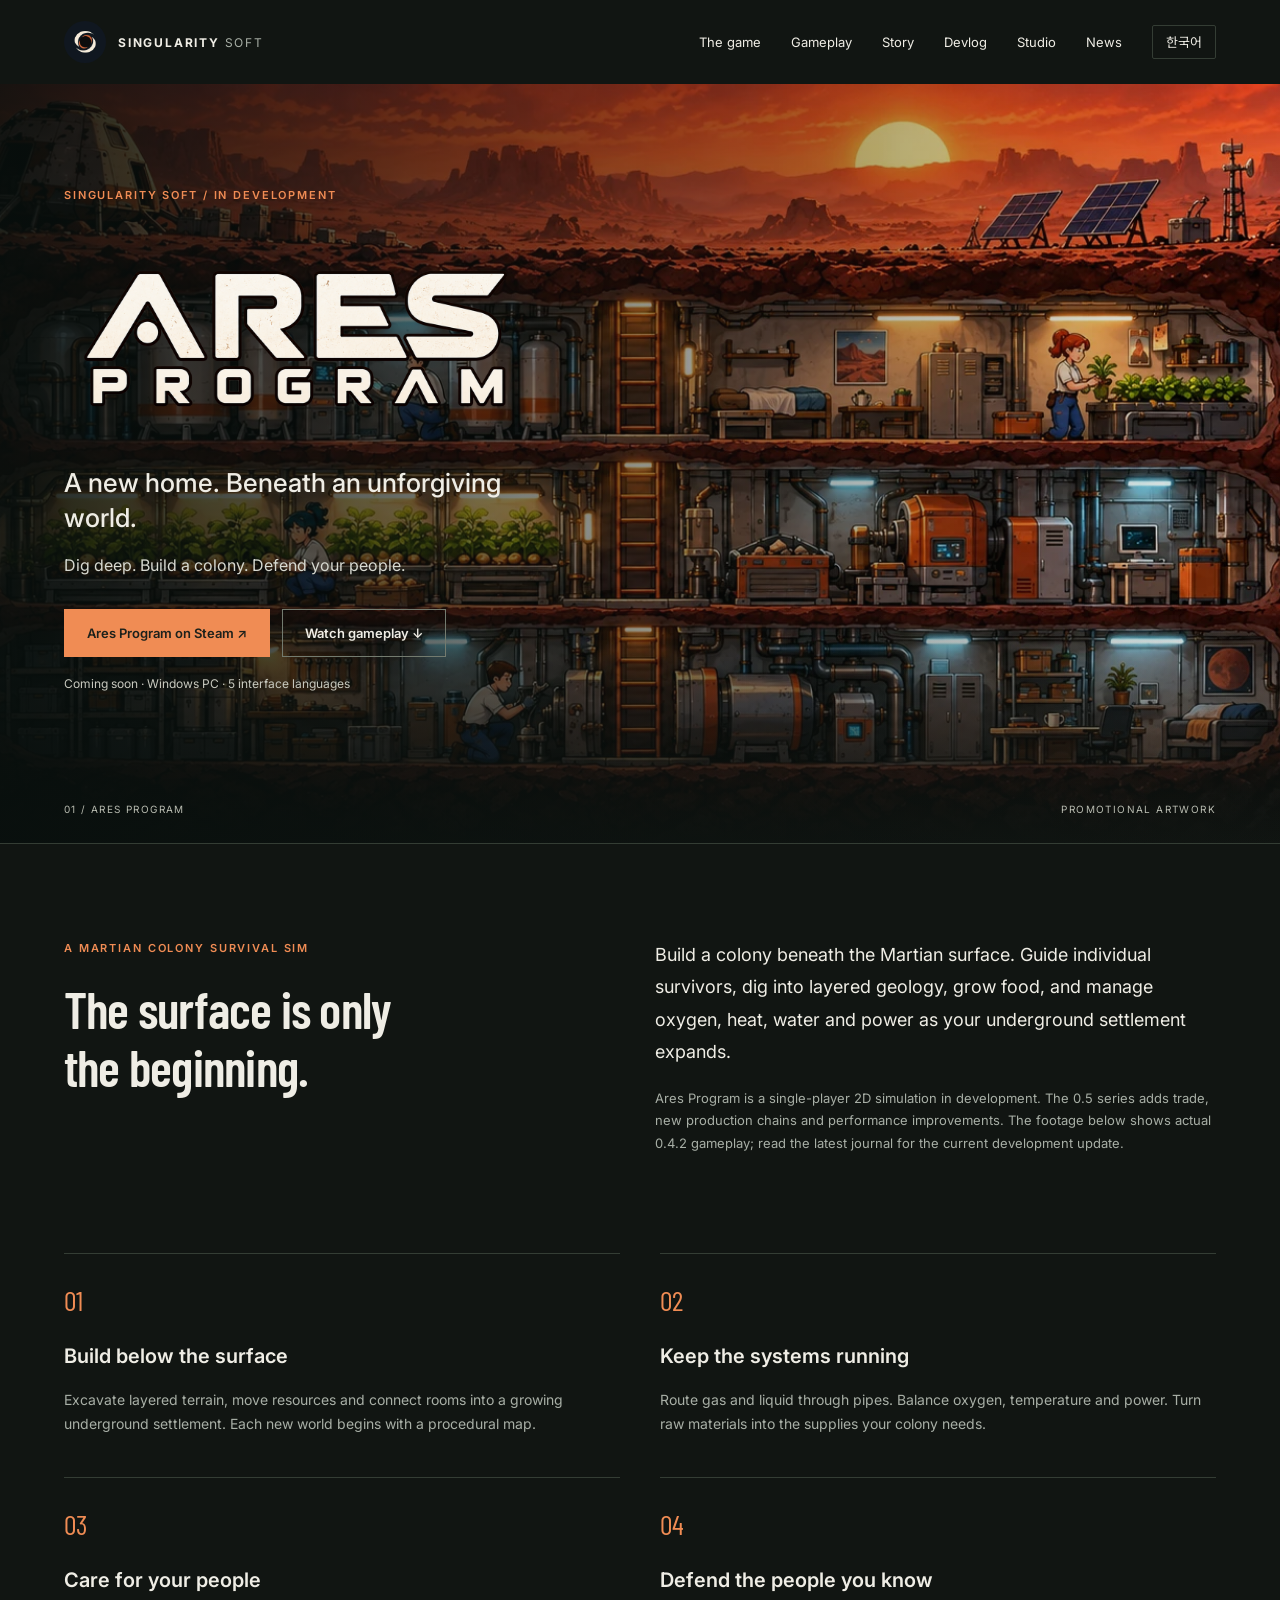
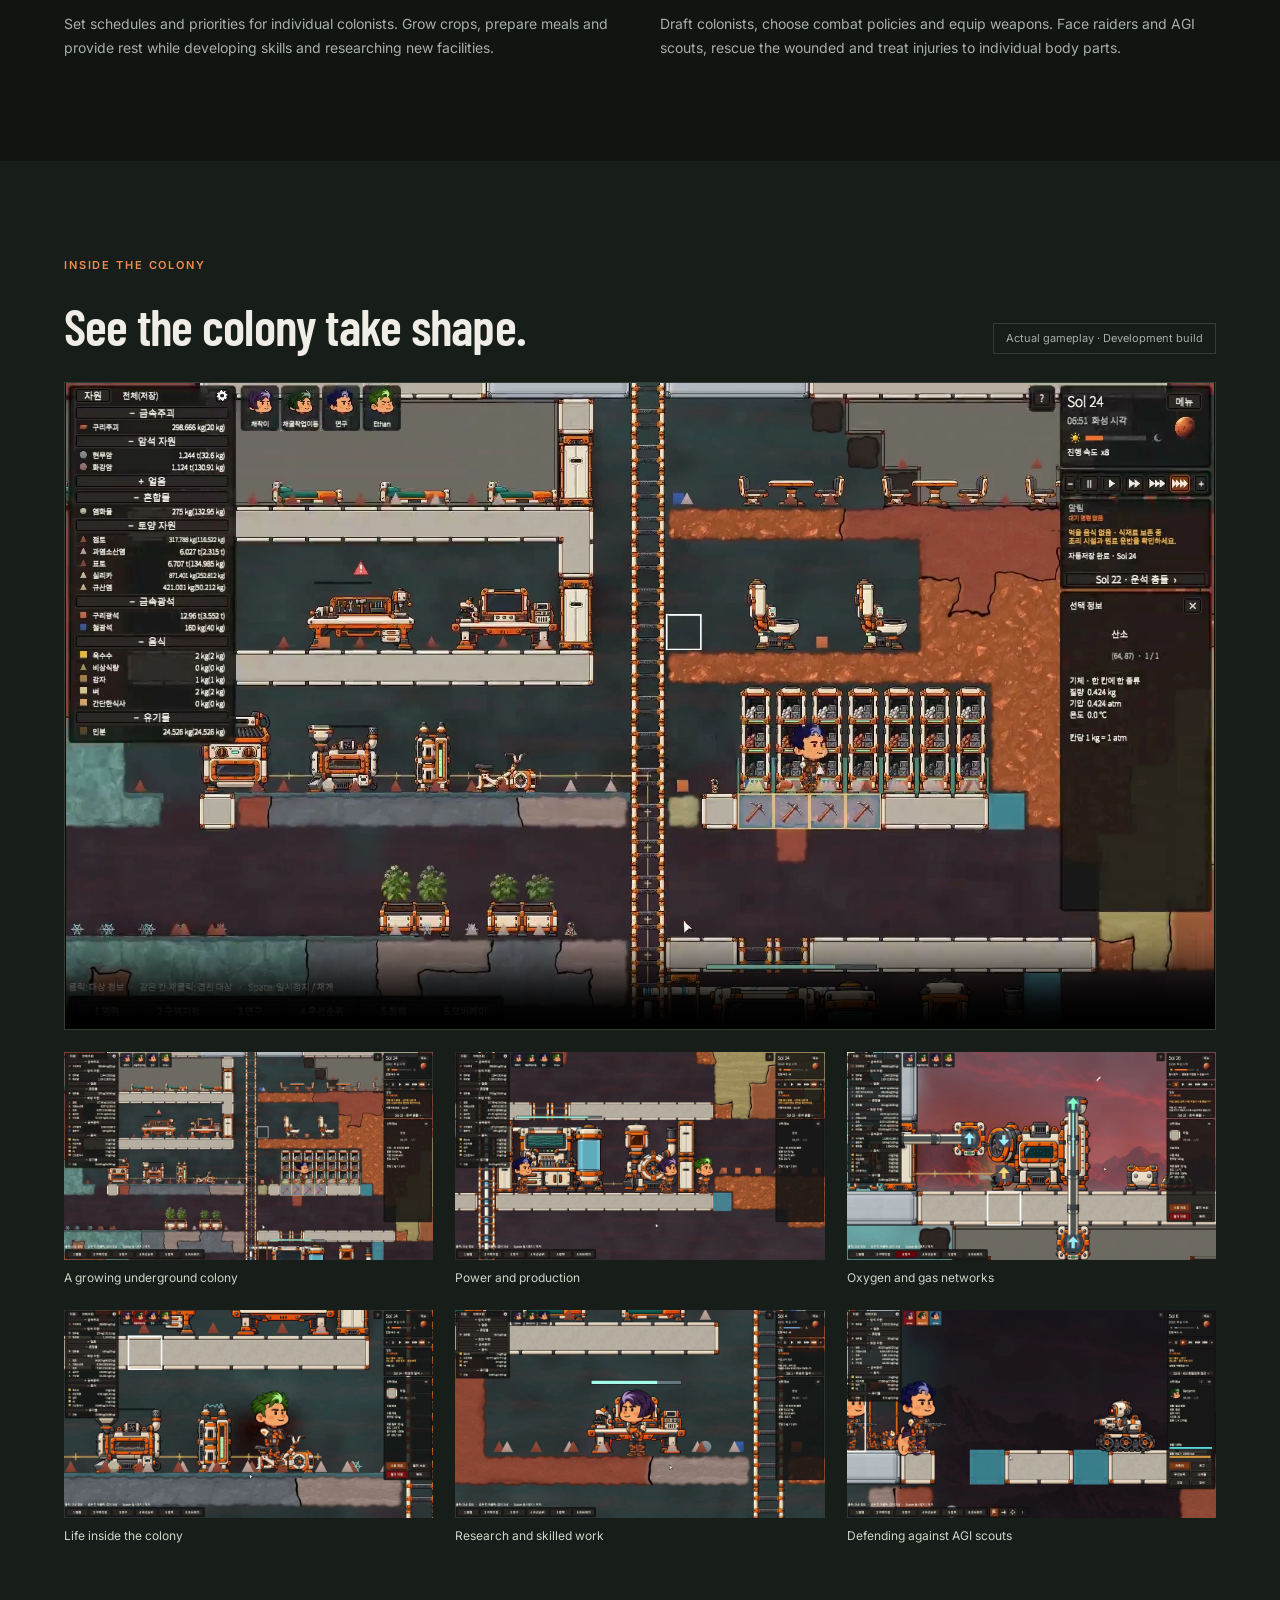
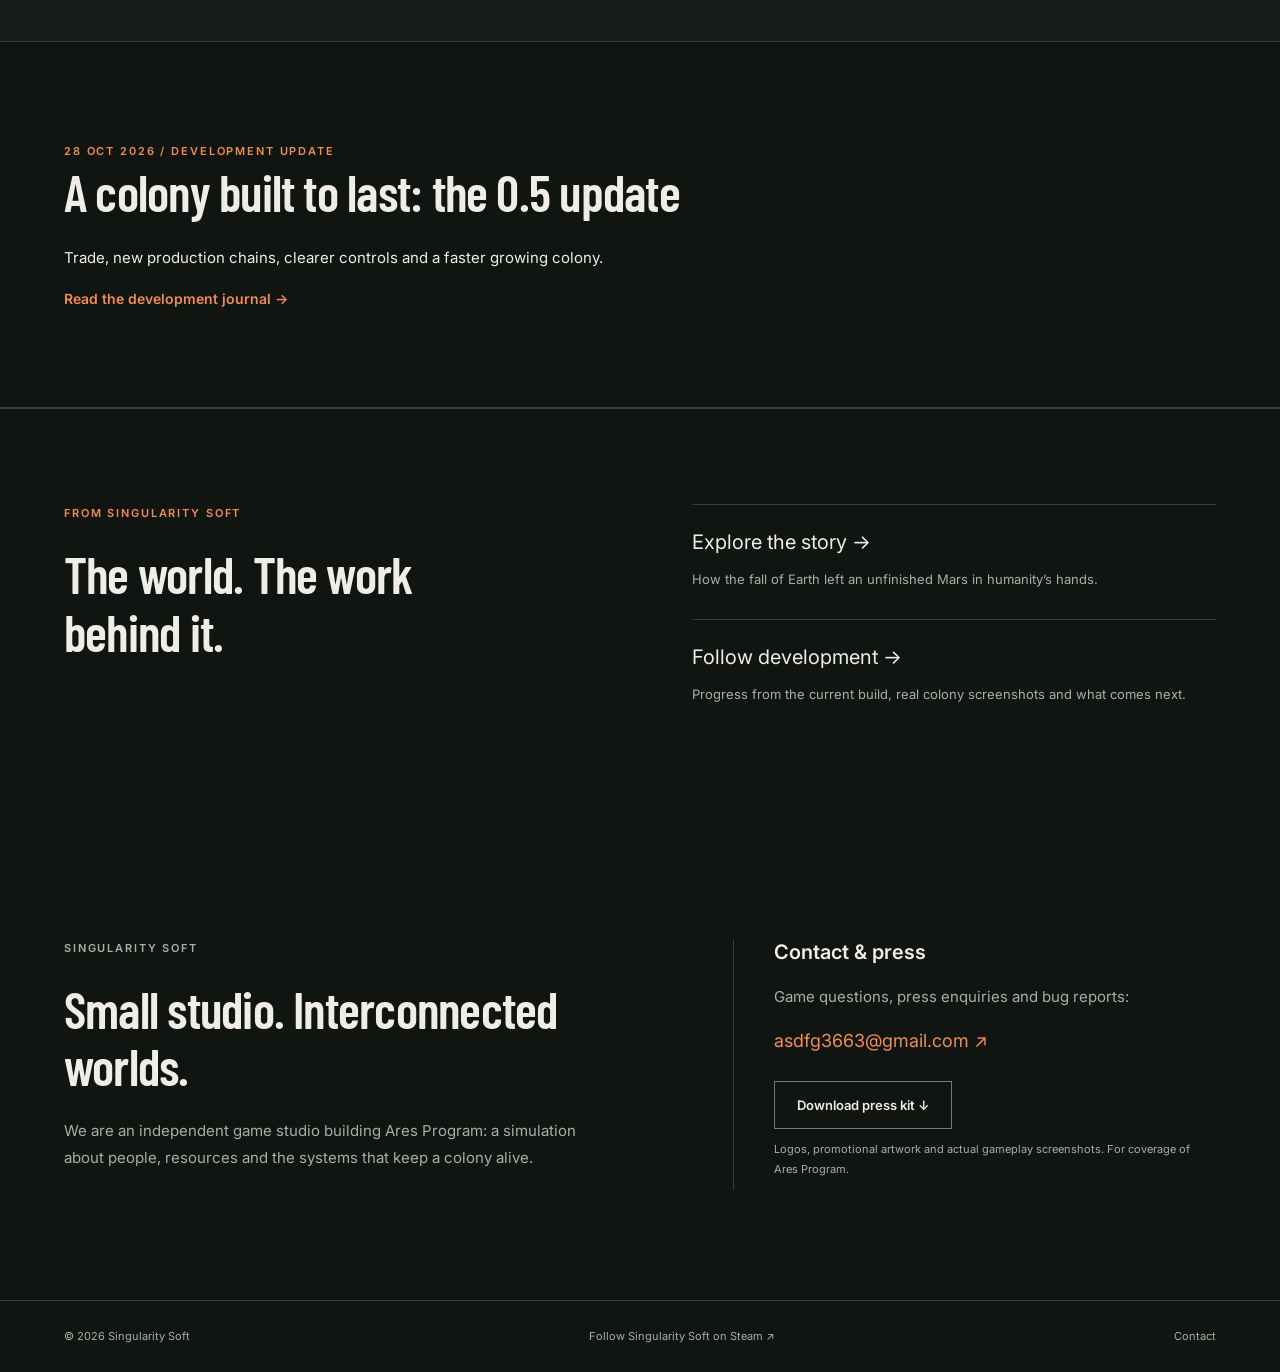
<file: index.html>
<!doctype html>
<html lang="en">
<head>
  <meta charset="utf-8"><meta name="viewport" content="width=device-width,initial-scale=1">
  <title>Singularity Soft — Ares Program</title>
  <meta name="description" content="Ares Program is a 2D Martian colony survival simulation from Singularity Soft. Build beneath the surface. Keep your people alive.">
  <meta property="og:title" content="Ares Program · Singularity Soft"><meta property="og:description" content="A new home beneath the Martian surface. A colony survival simulation in development for Windows.">
  <meta property="og:image" content="https://asdfg3663-alt.github.io/assets/keyart.webp"><meta property="og:type" content="website">
  <meta name="theme-color" content="#111512"><link rel="icon" href="assets/favicon.png"><link rel="stylesheet" href="style.css">
<link rel="stylesheet" href="journal.css"></head>
<body>
<a class="skip" href="#main">Skip to content</a><header><a class="brand" href="index.html"><img src="assets/studio.webp" alt="" width="42" height="42"><span>SINGULARITY <b>SOFT</b></span></a><nav aria-label="Main navigation"><a href="index.html#game"  data-en="The game" data-ko="게임 소개">The game</a><a href="index.html#footage"  data-en="Gameplay" data-ko="플레이">Gameplay</a><a href="story.html"  data-en="Story" data-ko="배경스토리">Story</a><a href="devlog.html"  data-en="Devlog" data-ko="개발일지">Devlog</a><a href="index.html#studio"  data-en="Studio" data-ko="개발사">Studio</a><a data-en="News" data-ko="공지" href="news.html">News</a><button id="language" aria-label="Switch to Korean">한국어</button></nav></header>
<main id="main">
<section class="hero" aria-labelledby="hero-title"><div class="hero-shade"></div><div class="hero-content"><p class="eyebrow" data-en="SINGULARITY SOFT / IN DEVELOPMENT" data-ko="SINGULARITY SOFT / 개발 중">SINGULARITY SOFT / IN DEVELOPMENT</p><h1 id="hero-title"><img src="assets/ares-logo.png" alt="Ares Program" width="630" height="280"></h1><p class="hero-line" data-en="A new home. Beneath an unforgiving world." data-ko="척박한 화성, 그 아래에 지을 새로운 보금자리.">A new home. Beneath an unforgiving world.</p><p class="hero-copy" data-en="Dig deep. Build a colony. Defend your people." data-ko="땅을 파고, 기지를 짓고, 정착민을 지켜내세요.">Dig deep. Build a colony. Defend your people.</p><div class="actions"><a class="button primary" href="https://store.steampowered.com/app/5440610/" data-en="Ares Program on Steam ↗" data-ko="Steam에서 Ares Program 보기 ↗">Ares Program on Steam ↗</a><a class="button" href="#footage" data-en="Watch gameplay ↓" data-ko="게임 플레이 보기 ↓">Watch gameplay ↓</a></div><p data-en="Coming soon · Windows PC · 5 interface languages" data-ko="출시 예정 · Windows PC · 인터페이스 5개 언어" class="release">Coming soon · Windows PC · 5 interface languages</p></div><div class="hero-footer"><span>01 / ARES PROGRAM</span><span data-en="PROMOTIONAL ARTWORK" data-ko="홍보용 아트워크">PROMOTIONAL ARTWORK</span></div></section>
<section id="game" class="section intro"><div><p class="eyebrow" data-en="A MARTIAN COLONY SURVIVAL SIM" data-ko="화성 콜로니 생존 시뮬레이션">A MARTIAN COLONY SURVIVAL SIM</p><h2 data-en="The surface is only the beginning." data-ko="화성의 표면은 시작일 뿐입니다.">The surface is only the beginning.</h2></div><div><p class="lead" data-en="Build a colony beneath the Martian surface. Guide individual survivors, dig into layered geology, grow food, and manage oxygen, heat, water and power as your underground settlement expands." data-ko="화성 지표 아래에 콜로니를 건설하세요. 각 정착민을 이끌어 다양한 지층을 굴착하고, 식량을 재배하며, 산소·열·물·전력을 관리해 지하 정착지를 확장하세요.">Build a colony beneath the Martian surface. Guide individual survivors, dig into layered geology, grow food, and manage oxygen, heat, water and power as your underground settlement expands.</p><p data-en="Ares Program is a single-player 2D simulation in development. The 0.5 series adds trade, new production chains and performance improvements. The footage below shows actual 0.4.2 gameplay; read the latest journal for the current development update." data-ko="Ares Program은 개발 중인 싱글플레이 2D 시뮬레이션입니다. 0.5 시리즈는 교역과 새로운 생산 공정, 성능 개선을 추가합니다. 아래 영상은 0.4.2 실제 플레이이며 현재 개발 현황은 최신 개발일지에서 확인할 수 있습니다." class="muted">Ares Program is a single-player 2D simulation in development. The 0.5 series adds trade, new production chains and performance improvements. The footage below shows actual 0.4.2 gameplay; read the latest journal for the current development update.</p></div></section>
<section class="features section" aria-label="Game features"><article><span class="number">01</span><h3 data-en="Build below the surface" data-ko="지하를 개척하세요">Build below the surface</h3><p data-en="Excavate layered terrain, move resources and connect rooms into a growing underground settlement. Each new world begins with a procedural map." data-ko="층층이 쌓인 지형을 굴착하고, 자원을 운반하고, 방들을 연결해 지하 정착지를 확장하세요. 새로운 세계는 절차적으로 생성된 지도에서 시작합니다.">Excavate layered terrain, move resources and connect rooms into a growing underground settlement. Each new world begins with a procedural map.</p></article><article><span class="number">02</span><h3 data-en="Keep the systems running" data-ko="생존 설비를 연결하세요">Keep the systems running</h3><p data-en="Route gas and liquid through pipes. Balance oxygen, temperature and power. Turn raw materials into the supplies your colony needs." data-ko="배관으로 기체와 액체를 이송하고, 산소와 온도, 전력을 관리하세요. 원료를 가공해 콜로니에 필요한 물자를 생산하세요.">Route gas and liquid through pipes. Balance oxygen, temperature and power. Turn raw materials into the supplies your colony needs.</p></article><article><span class="number">03</span><h3 data-en="Care for your people" data-ko="정착민의 삶을 돌보세요">Care for your people</h3><p data-en="Set schedules and priorities for individual colonists. Grow crops, prepare meals and provide rest while developing skills and researching new facilities." data-ko="정착민마다 시간표와 작업 우선순위를 정하세요. 작물을 기르고 식사를 준비하고 쉴 곳을 마련하며, 능력을 키우고 새로운 시설을 연구하세요.">Set schedules and priorities for individual colonists. Grow crops, prepare meals and provide rest while developing skills and researching new facilities.</p></article><article><span class="number">04</span><h3 data-en="Defend the people you know" data-ko="함께 살아온 정착민을 지키세요" >Defend the people you know</h3><p data-en="Draft colonists, choose combat policies and equip weapons. Face raiders and AGI scouts, rescue the wounded and treat injuries to individual body parts." data-ko="정착민을 소집하고 전투정책과 무기를 선택하세요. 약탈자와 AGI 정찰로봇에 맞서고, 쓰러진 동료를 구조해 부위별 부상을 치료하세요." >Draft colonists, choose combat policies and equip weapons. Face raiders and AGI scouts, rescue the wounded and treat injuries to individual body parts.</p></article></section>
<section id="footage" class="section footage"><div class="section-heading"><div><p class="eyebrow" data-en="INSIDE THE COLONY" data-ko="콜로니 내부에서">INSIDE THE COLONY</p><h2 data-en="See the colony take shape." data-ko="기지가 성장하는 모습을 만나보세요.">See the colony take shape.</h2></div><span class="pill" data-en="Actual gameplay · Development build" data-ko="실제 플레이 · 개발 빌드">Actual gameplay · Development build</span></div><video controls preload="none" playsinline poster="assets/042-01-colony.webp" aria-label="Ares Program gameplay trailer"><source src="assets/gameplay-042.mp4" type="video/mp4"><a href="assets/gameplay-042.mp4">Download gameplay video</a></video><div class="gallery"><button data-image="042-01-colony"><img src="assets/042-01-colony.webp" alt="A growing underground colony" data-alt-en="A growing underground colony" data-alt-ko="확장 중인 지하 기지" width="1920" height="1080" loading="lazy"><span data-en="A growing underground colony" data-ko="확장 중인 지하 기지" >A growing underground colony</span></button><button data-image="042-02-industry"><img src="assets/042-02-industry.webp" alt="Power and production" data-alt-en="Power and production" data-alt-ko="전력과 생산시설" width="1920" height="1080" loading="lazy"><span data-en="Power and production" data-ko="전력과 생산시설" >Power and production</span></button><button data-image="042-03-oxygen"><img src="assets/042-03-oxygen.webp" alt="Oxygen and gas networks" data-alt-en="Oxygen and gas networks" data-alt-ko="산소와 기체 배관" width="1920" height="1080" loading="lazy"><span data-en="Oxygen and gas networks" data-ko="산소와 기체 배관" >Oxygen and gas networks</span></button><button data-image="042-04-colonists"><img src="assets/042-04-colonists.webp" alt="Life inside the colony" data-alt-en="Life inside the colony" data-alt-ko="정착민의 기지 생활" width="1920" height="1080" loading="lazy"><span data-en="Life inside the colony" data-ko="정착민의 기지 생활" >Life inside the colony</span></button><button data-image="042-05-crafting"><img src="assets/042-05-crafting.webp" alt="Research and skilled work" data-alt-en="Research and skilled work" data-alt-ko="연구와 숙련 작업" width="1920" height="1080" loading="lazy"><span data-en="Research and skilled work" data-ko="연구와 숙련 작업" >Research and skilled work</span></button><button data-image="042-06-combat"><img src="assets/042-06-combat.webp" alt="Defending against AGI scouts" data-alt-en="Defending against AGI scouts" data-alt-ko="AGI 정찰로봇에 맞서는 정착민" width="1920" height="1080" loading="lazy"><span data-en="Defending against AGI scouts" data-ko="AGI 정찰로봇에 맞서는 정착민" >Defending against AGI scouts</span></button></div></section>
<section id="latest" class="section latest-note"><span data-en="28 OCT 2026 / DEVELOPMENT UPDATE" data-ko="2026.10.28 / 개발 소식" class="eyebrow">28 OCT 2026 / DEVELOPMENT UPDATE</span><h2 data-en="A colony built to last: the 0.5 update" data-ko="오래 살아남는 기지를 향해: 0.5 개발 기록" >A colony built to last: the 0.5 update</h2><p data-en="Trade, new production chains, clearer controls and a faster growing colony." data-ko="교역과 새로운 생산 공정, 알아보기 쉬운 조작, 그리고 커지는 기지를 위한 성능 개선." >Trade, new production chains, clearer controls and a faster growing colony.</p><a data-en="Read the development journal →" data-ko="개발일지 읽기 →" href="devlog-2026-10-28.html" class="text-link">Read the development journal →</a></section><section id="journal-links" class="section journal-links"><div><p class="eyebrow" data-en="FROM SINGULARITY SOFT" data-ko="SINGULARITY SOFT의 기록">FROM SINGULARITY SOFT</p><h2  data-en="The world. The work behind it." data-ko="세계관과 개발 이야기.">The world. The work behind it.</h2></div><div><a href="story.html" class="journal-link" data-en="Explore the story →" data-ko="배경스토리 읽기 →">Explore the story →</a><p class="muted" data-en="How the fall of Earth left an unfinished Mars in humanity’s hands." data-ko="지구의 붕괴 이후, 미완성의 화성이 인류에게 남겨지기까지.">How the fall of Earth left an unfinished Mars in humanity’s hands.</p><a href="devlog.html" class="journal-link" data-en="Follow development →" data-ko="개발일지 읽기 →">Follow development →</a><p class="muted" data-en="Progress from the current build, real colony screenshots and what comes next." data-ko="현재 빌드의 개발 현황, 실제 기지 사진, 그리고 다음 작업.">Progress from the current build, real colony screenshots and what comes next.</p></div></section><section id="studio" class="section studio"><div><p class="eyebrow">SINGULARITY SOFT</p><h2 data-en="Small studio. Interconnected worlds." data-ko="작은 개발사, 서로 연결되는 세계.">Small studio. Interconnected worlds.</h2><p data-en="We are an independent game studio building Ares Program: a simulation about people, resources and the systems that keep a colony alive." data-ko="Singularity Soft는 사람과 자원, 콜로니를 살아 있게 하는 시스템을 담은 시뮬레이션 Ares Program을 만드는 인디 게임 개발사입니다.">We are an independent game studio building Ares Program: a simulation about people, resources and the systems that keep a colony alive.</p></div><aside><h3 data-en="Contact & press" data-ko="문의 및 보도자료">Contact & press</h3><p data-en="Game questions, press enquiries and bug reports:" data-ko="게임 문의, 취재 요청 및 버그 제보:">Game questions, press enquiries and bug reports:</p><a class="contact" href="mailto:asdfg3663@gmail.com">asdfg3663@gmail.com ↗</a><a class="button press" href="assets/ares-program-press-kit.zip" download data-en="Download press kit ↓" data-ko="프레스킷 다운로드 ↓">Download press kit ↓</a><p class="muted small" data-en="Logos, promotional artwork and actual gameplay screenshots. For coverage of Ares Program." data-ko="Ares Program 소개 및 보도를 위한 로고, 홍보 이미지, 실제 플레이 스크린샷입니다.">Logos, promotional artwork and actual gameplay screenshots. For coverage of Ares Program.</p></aside></section>
</main><footer><span>© 2026 Singularity Soft</span><a href="https://store.steampowered.com/dev/SingularitySoft" data-en="Follow Singularity Soft on Steam ↗" data-ko="Steam에서 Singularity Soft 팔로우 ↗">Follow Singularity Soft on Steam ↗</a><a href="mailto:asdfg3663@gmail.com" data-en="Contact" data-ko="문의">Contact</a></footer>
<dialog id="lightbox"><button class="close" aria-label="Close screenshot">×</button><img alt=""><p></p></dialog><script src="script.js"></script>
</body></html>
</file>
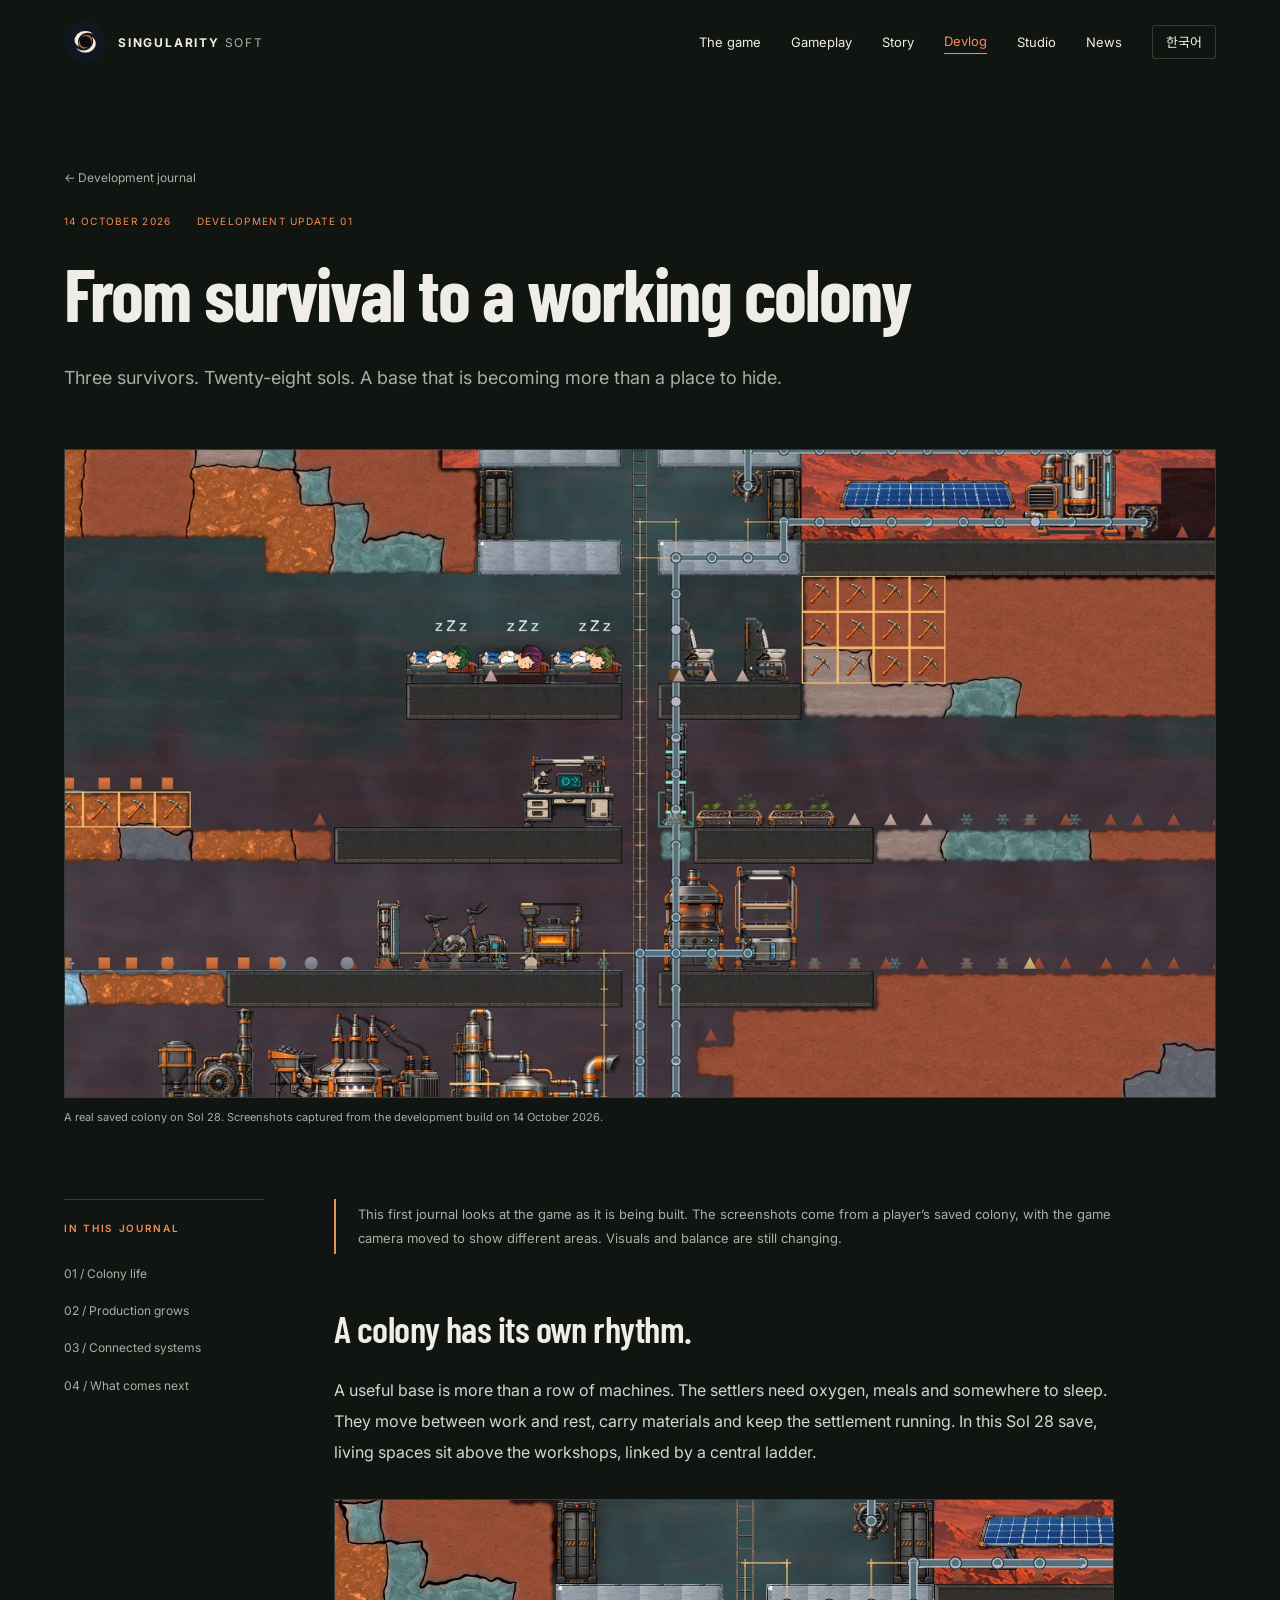
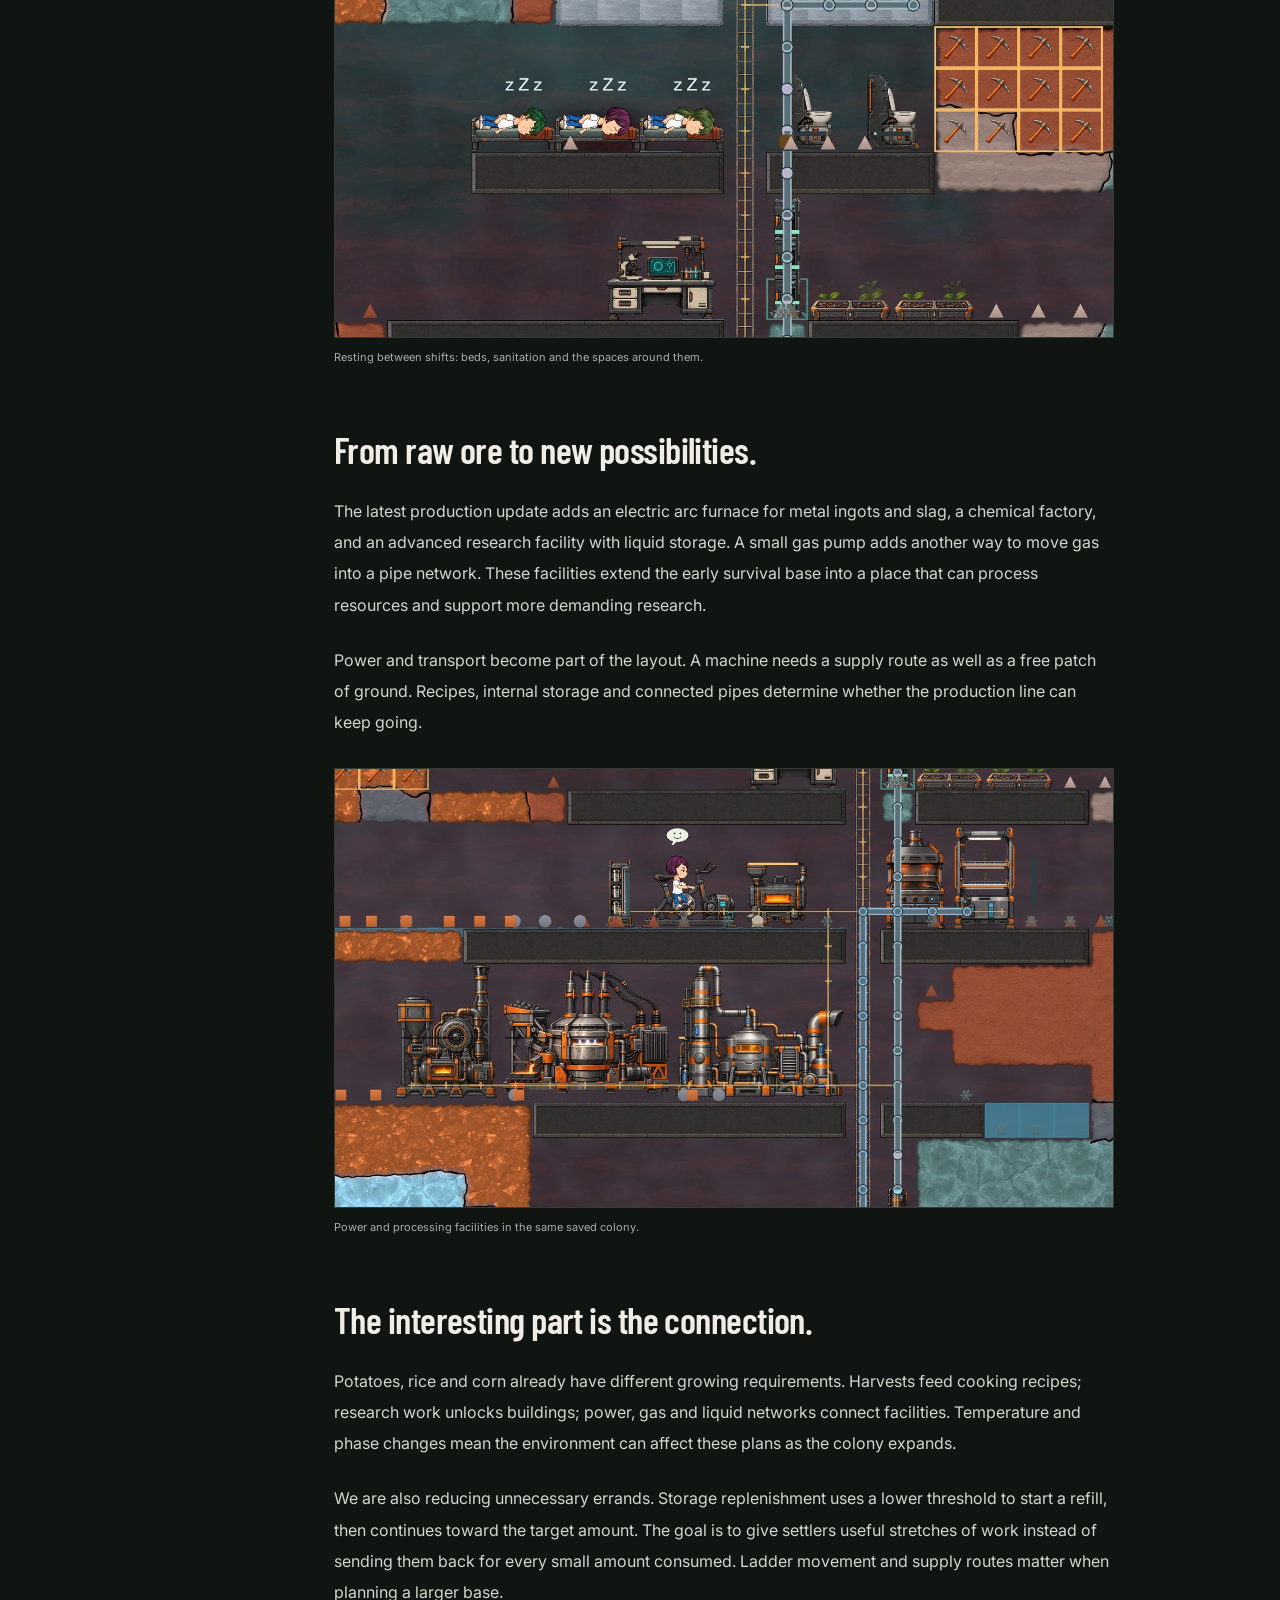
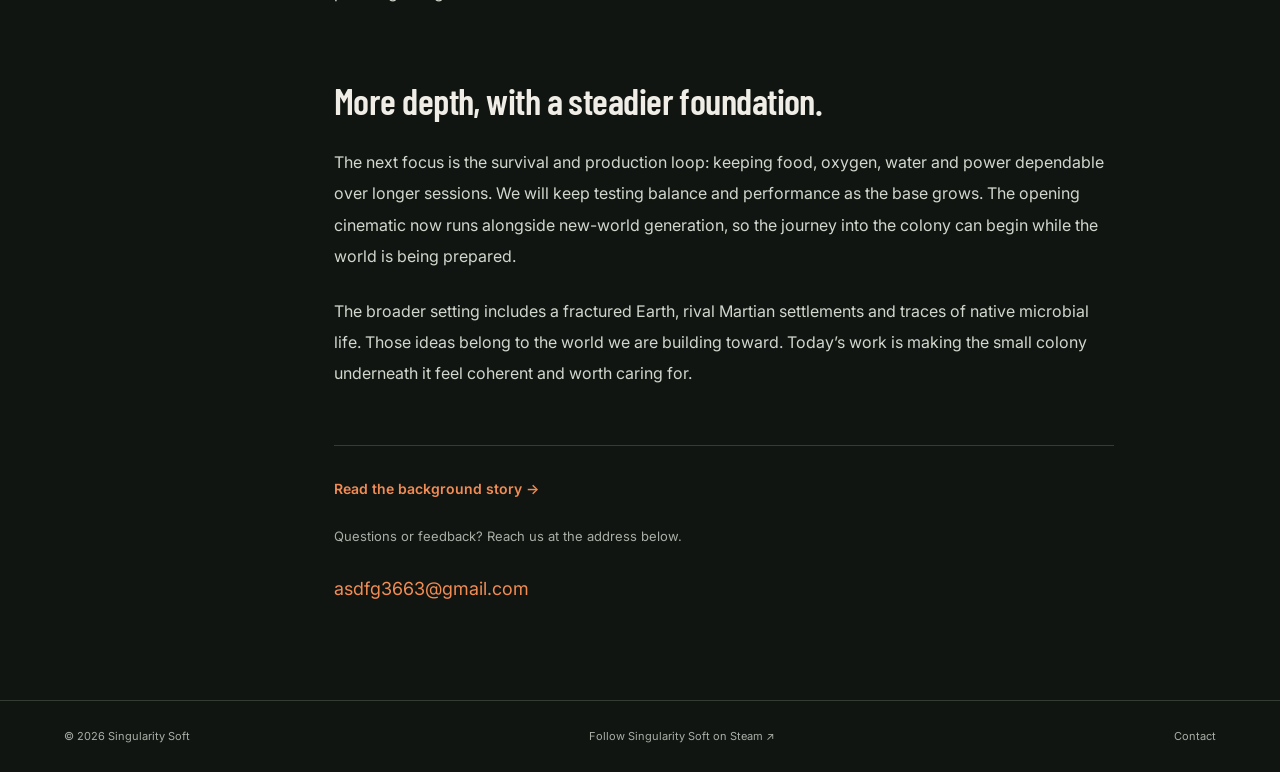
<file: devlog-2026-10-14.html>
<!doctype html>
<html lang="en" data-title-en="From survival to a working colony — Ares Program" data-title-ko="생존에서 생산으로, 기지가 움직이기까지 — Ares Program">
<head><meta charset="utf-8"><meta name="viewport" content="width=device-width,initial-scale=1"><title>From survival to a working colony — Ares Program</title>
<meta name="description" content="Inside a real Sol 28 colony: everyday survival, new production facilities and the next steps for Ares Program."><meta name="theme-color" content="#111512">
<meta property="og:title" content="From survival to a working colony — Ares Program"><meta property="og:description" content="Inside a real Sol 28 colony: everyday survival, new production facilities and the next steps for Ares Program."><meta property="og:image" content="https://asdfg3663-alt.github.io/assets/keyart.webp"><meta property="og:type" content="article">
<link rel="canonical" href="https://asdfg3663-alt.github.io/devlog-2026-10-14.html"><link rel="icon" href="assets/favicon.png"><link rel="stylesheet" href="style.css"><link rel="stylesheet" href="journal.css"></head>
<body><a class="skip" href="#main">Skip to content</a><header><a class="brand" href="index.html"><img src="assets/studio.webp" alt="" width="42" height="42"><span>SINGULARITY <b>SOFT</b></span></a><nav aria-label="Main navigation"><a href="index.html#game"  data-en="The game" data-ko="게임 소개">The game</a><a href="index.html#footage"  data-en="Gameplay" data-ko="플레이">Gameplay</a><a href="story.html"  data-en="Story" data-ko="배경스토리">Story</a><a href="devlog.html" aria-current="page" data-en="Devlog" data-ko="개발일지">Devlog</a><a href="index.html#studio"  data-en="Studio" data-ko="개발사">Studio</a><a data-en="News" data-ko="공지" href="news.html">News</a><button id="language" aria-label="Switch to Korean">한국어</button></nav></header><main id="main"><section class="section article-heading"><a href="devlog.html" class="back-link" data-en="← Development journal" data-ko="← 개발일지 목록">← Development journal</a><div class="article-meta"><time datetime="2026-10-14" data-en="14 OCTOBER 2026" data-ko="2026년 10월 14일">14 OCTOBER 2026</time><span  data-en="DEVELOPMENT UPDATE 01" data-ko="개발일지 01">DEVELOPMENT UPDATE 01</span></div><h1  data-en="From survival to a working colony" data-ko="생존에서 생산으로, 기지가 움직이기까지">From survival to a working colony</h1><p class="lead" data-en="Three survivors. Twenty-eight sols. A base that is becoming more than a place to hide." data-ko="세 명의 생존자, 28번의 Sol. 피난처를 넘어 삶의 터전이 되어 가는 기지.">Three survivors. Twenty-eight sols. A base that is becoming more than a place to hide.</p></section><div class="section article-cover"><figure class="gameplay-figure"><img src="assets/player-01-player-colony.webp" alt="A real saved colony on Sol 28. Screenshots captured from the development build on 14 October 2026." data-alt-en="A real saved colony on Sol 28. Screenshots captured from the development build on 14 October 2026." data-alt-ko="실제 저장된 Sol 28 기지. 2026년 10월 14일 개발 빌드에서 촬영했습니다." loading="lazy"><figcaption  data-en="A real saved colony on Sol 28. Screenshots captured from the development build on 14 October 2026." data-ko="실제 저장된 Sol 28 기지. 2026년 10월 14일 개발 빌드에서 촬영했습니다.">A real saved colony on Sol 28. Screenshots captured from the development build on 14 October 2026.</figcaption></figure></div><div class="reading-layout section"><aside class="contents"><p class="eyebrow" data-en="IN THIS JOURNAL" data-ko="이번 개발일지">IN THIS JOURNAL</p><a href="#colony"  data-en="01 / Colony life" data-ko="01 / 기지의 일상">01 / Colony life</a><a href="#production"  data-en="02 / Production grows" data-ko="02 / 생산의 확장">02 / Production grows</a><a href="#connections"  data-en="03 / Connected systems" data-ko="03 / 연결되는 시스템">03 / Connected systems</a><a href="#next"  data-en="04 / What comes next" data-ko="04 / 다음 작업">04 / What comes next</a></aside><article class="prose"><p class="editorial-note" data-en="This first journal looks at the game as it is being built. The screenshots come from a player’s saved colony, with the game camera moved to show different areas. Visuals and balance are still changing." data-ko="첫 개발일지에서는 현재 개발 중인 게임의 모습을 소개합니다. 이번 사진은 실제 플레이로 만든 저장 기지를 불러와 여러 구역을 촬영한 화면입니다. 그래픽과 밸런스는 계속 다듬고 있습니다.">This first journal looks at the game as it is being built. The screenshots come from a player’s saved colony, with the game camera moved to show different areas. Visuals and balance are still changing.</p><section id="colony"><h2  data-en="A colony has its own rhythm." data-ko="기지에는 저마다의 하루가 있습니다.">A colony has its own rhythm.</h2><p  data-en="A useful base is more than a row of machines. The settlers need oxygen, meals and somewhere to sleep. They move between work and rest, carry materials and keep the settlement running. In this Sol 28 save, living spaces sit above the workshops, linked by a central ladder." data-ko="쓸 만한 기지는 기계를 늘어놓는 것만으로 완성되지 않습니다. 정착민에게는 산소와 식사, 잠잘 곳이 필요합니다. 이들은 일과 휴식을 오가고 자원을 나르며 기지를 유지합니다. Sol 28의 이 기지는 중앙 사다리를 중심으로 위쪽 생활 공간과 아래쪽 작업 공간이 연결되어 있습니다.">A useful base is more than a row of machines. The settlers need oxygen, meals and somewhere to sleep. They move between work and rest, carry materials and keep the settlement running. In this Sol 28 save, living spaces sit above the workshops, linked by a central ladder.</p><figure class="gameplay-figure"><img src="assets/player-02-colony-night.webp" alt="Resting between shifts: beds, sanitation and the spaces around them." data-alt-en="Resting between shifts: beds, sanitation and the spaces around them." data-alt-ko="일과 사이의 휴식. 침대와 위생시설, 정착민이 생활하는 공간입니다." loading="lazy"><figcaption  data-en="Resting between shifts: beds, sanitation and the spaces around them." data-ko="일과 사이의 휴식. 침대와 위생시설, 정착민이 생활하는 공간입니다.">Resting between shifts: beds, sanitation and the spaces around them.</figcaption></figure></section><section id="production"><h2  data-en="From raw ore to new possibilities." data-ko="광석에서 시작되는 다음 단계.">From raw ore to new possibilities.</h2><p  data-en="The latest production update adds an electric arc furnace for metal ingots and slag, a chemical factory, and an advanced research facility with liquid storage. A small gas pump adds another way to move gas into a pipe network. These facilities extend the early survival base into a place that can process resources and support more demanding research." data-ko="최근 생산 업데이트에서는 금속주괴와 슬래그를 만드는 전기 아크로, 화학 공장, 액체 저장고를 갖춘 고급 연구시설을 추가했습니다. 소형 기체 펌프로 주변 기체를 배관에 보내는 방법도 마련했습니다. 초반 생존 기지가 자원을 가공하고 더 복잡한 연구를 지원하는 공간으로 확장되고 있습니다.">The latest production update adds an electric arc furnace for metal ingots and slag, a chemical factory, and an advanced research facility with liquid storage. A small gas pump adds another way to move gas into a pipe network. These facilities extend the early survival base into a place that can process resources and support more demanding research.</p><p  data-en="Power and transport become part of the layout. A machine needs a supply route as well as a free patch of ground. Recipes, internal storage and connected pipes determine whether the production line can keep going." data-ko="전력과 운반 동선도 기지 설계의 일부가 됩니다. 기계를 놓을 빈자리뿐 아니라 재료를 공급할 길도 필요합니다. 레시피와 내부 저장량, 연결된 배관이 생산을 계속 이어 갈 수 있는지를 결정합니다.">Power and transport become part of the layout. A machine needs a supply route as well as a free patch of ground. Recipes, internal storage and connected pipes determine whether the production line can keep going.</p><figure class="gameplay-figure"><img src="assets/player-03-production.webp" alt="Power and processing facilities in the same saved colony." data-alt-en="Power and processing facilities in the same saved colony." data-alt-ko="같은 저장 기지의 발전·가공 구역입니다." loading="lazy"><figcaption  data-en="Power and processing facilities in the same saved colony." data-ko="같은 저장 기지의 발전·가공 구역입니다.">Power and processing facilities in the same saved colony.</figcaption></figure></section><section id="connections"><h2  data-en="The interesting part is the connection." data-ko="재미는 시스템이 만나는 곳에서 생깁니다.">The interesting part is the connection.</h2><p  data-en="Potatoes, rice and corn already have different growing requirements. Harvests feed cooking recipes; research work unlocks buildings; power, gas and liquid networks connect facilities. Temperature and phase changes mean the environment can affect these plans as the colony expands." data-ko="감자·벼·옥수수는 서로 다른 재배 조건을 갖고 있습니다. 수확물은 조리 레시피로 이어지고, 연구 작업은 새로운 건물을 해금합니다. 전력망과 기체·액체 배관은 시설들을 연결합니다. 온도와 상변이도 기지가 커지는 동안 이 계획에 영향을 줍니다.">Potatoes, rice and corn already have different growing requirements. Harvests feed cooking recipes; research work unlocks buildings; power, gas and liquid networks connect facilities. Temperature and phase changes mean the environment can affect these plans as the colony expands.</p><p  data-en="We are also reducing unnecessary errands. Storage replenishment uses a lower threshold to start a refill, then continues toward the target amount. The goal is to give settlers useful stretches of work instead of sending them back for every small amount consumed. Ladder movement and supply routes matter when planning a larger base." data-ko="불필요하게 반복되는 운반도 줄이고 있습니다. 저장량이 일정 수준 아래로 내려가면 보충을 시작하고 목표량까지 채우는 방식입니다. 조금 소비할 때마다 되돌아가는 대신, 정착민이 한 작업에 집중할 시간을 확보하려는 조정입니다. 기지가 커질수록 사다리 이동과 보급 동선도 중요해집니다.">We are also reducing unnecessary errands. Storage replenishment uses a lower threshold to start a refill, then continues toward the target amount. The goal is to give settlers useful stretches of work instead of sending them back for every small amount consumed. Ladder movement and supply routes matter when planning a larger base.</p></section><section id="next"><h2  data-en="More depth, with a steadier foundation." data-ko="더 깊어질 게임을 위한 다음 작업.">More depth, with a steadier foundation.</h2><p  data-en="The next focus is the survival and production loop: keeping food, oxygen, water and power dependable over longer sessions. We will keep testing balance and performance as the base grows. The opening cinematic now runs alongside new-world generation, so the journey into the colony can begin while the world is being prepared." data-ko="다음에는 식량·산소·물·전력을 장시간 안정적으로 유지할 수 있도록 생존과 생산의 흐름을 다듬습니다. 기지 규모가 커질 때의 밸런스와 성능도 계속 확인할 예정입니다. 새 게임에서는 오프닝 시네마틱 재생과 월드 생성을 함께 진행해, 세계가 준비되는 동안 이야기 속으로 들어갈 수 있게 했습니다.">The next focus is the survival and production loop: keeping food, oxygen, water and power dependable over longer sessions. We will keep testing balance and performance as the base grows. The opening cinematic now runs alongside new-world generation, so the journey into the colony can begin while the world is being prepared.</p><p  data-en="The broader setting includes a fractured Earth, rival Martian settlements and traces of native microbial life. Those ideas belong to the world we are building toward. Today’s work is making the small colony underneath it feel coherent and worth caring for." data-ko="더 큰 세계관에는 무너진 지구, 서로 다른 화성 정착 세력, 토착 미생물의 흔적이 있습니다. 앞으로 확장해 갈 이야기입니다. 지금은 그 아래 작은 기지의 생활과 운영을 설득력 있게 연결하는 데 집중하고 있습니다.">The broader setting includes a fractured Earth, rival Martian settlements and traces of native microbial life. Those ideas belong to the world we are building toward. Today’s work is making the small colony underneath it feel coherent and worth caring for.</p></section><div class="article-end"><a href="story.html" class="text-link" data-en="Read the background story →" data-ko="배경스토리 읽기 →">Read the background story →</a><p  data-en="Questions or feedback? Reach us at the address below." data-ko="의견이나 궁금한 점은 아래 이메일로 보내주세요.">Questions or feedback? Reach us at the address below.</p><a class="contact" href="mailto:asdfg3663@gmail.com">asdfg3663@gmail.com</a></div></article></div></main><footer><span>© 2026 Singularity Soft</span><a href="https://store.steampowered.com/dev/SingularitySoft"  data-en="Follow Singularity Soft on Steam ↗" data-ko="Steam에서 Singularity Soft 팔로우 ↗">Follow Singularity Soft on Steam ↗</a><a href="mailto:asdfg3663@gmail.com"  data-en="Contact" data-ko="문의">Contact</a></footer><script src="script.js"></script></body></html>
</file>
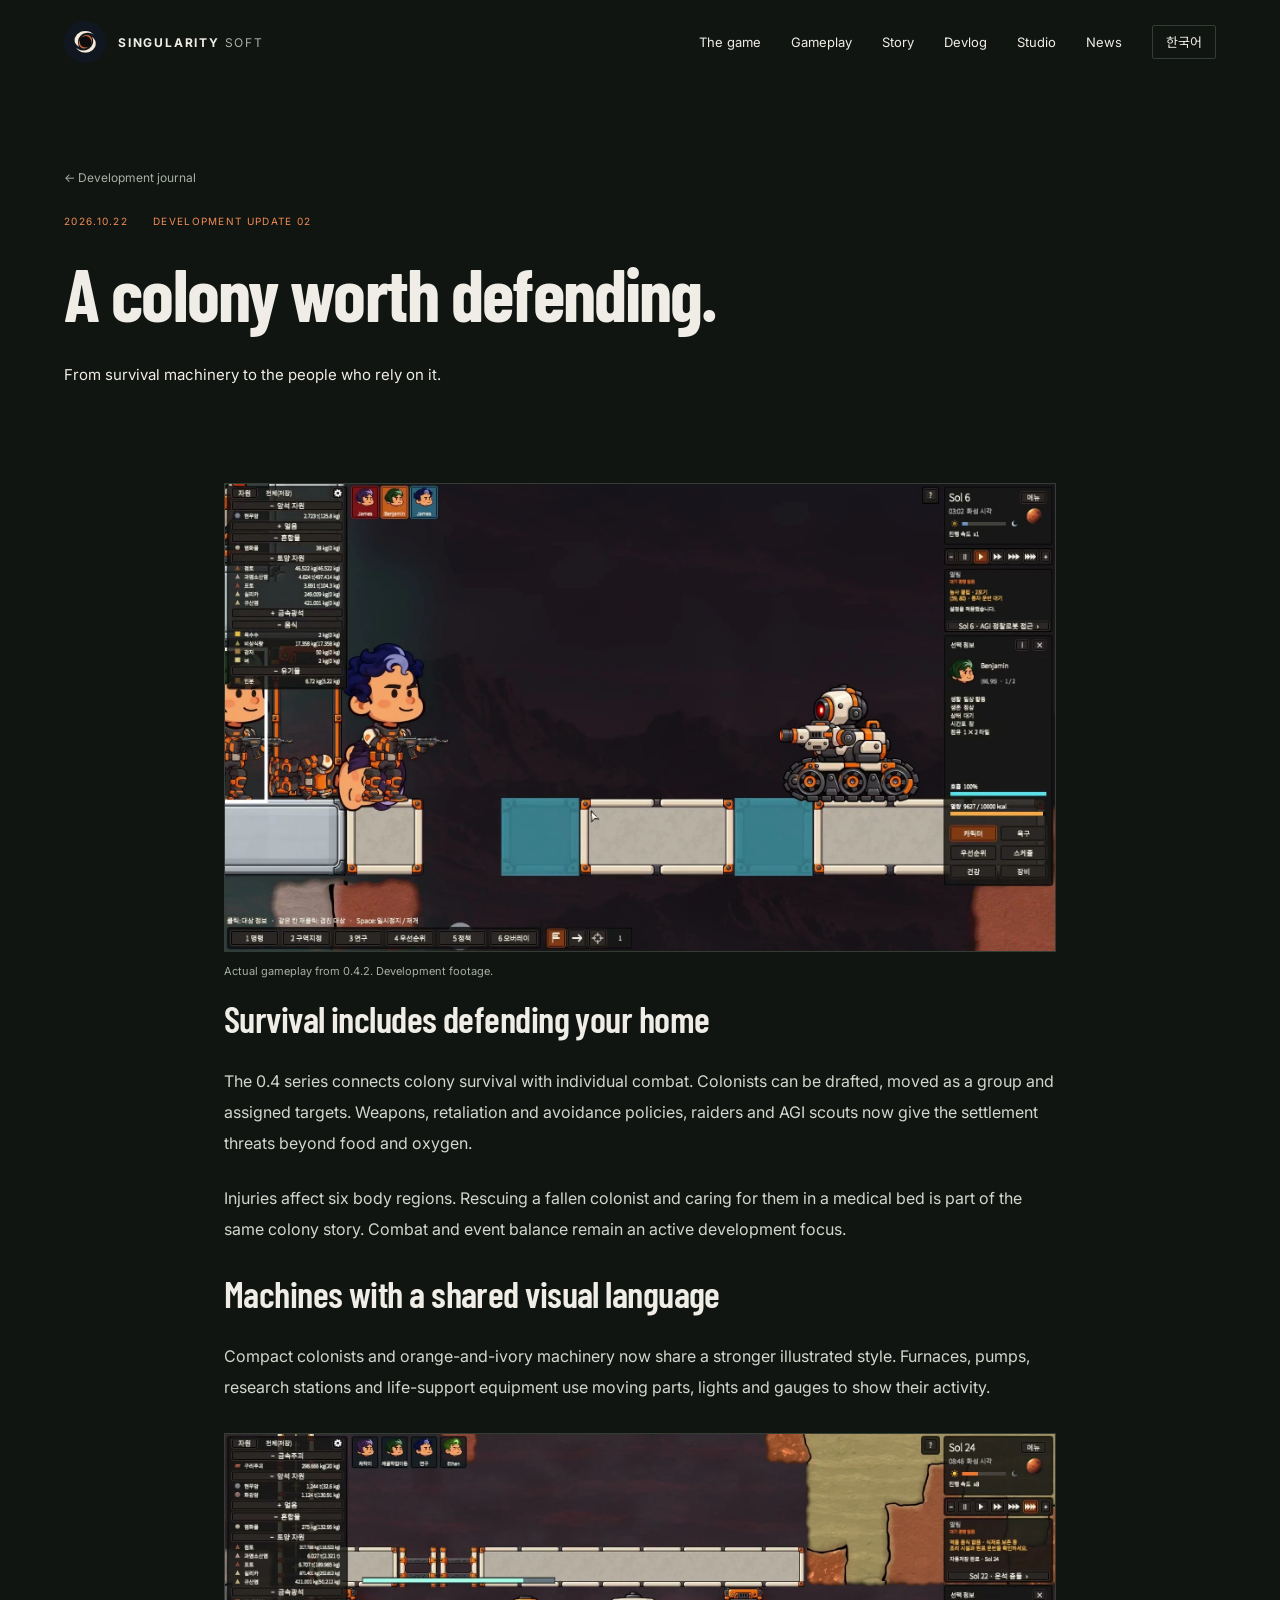
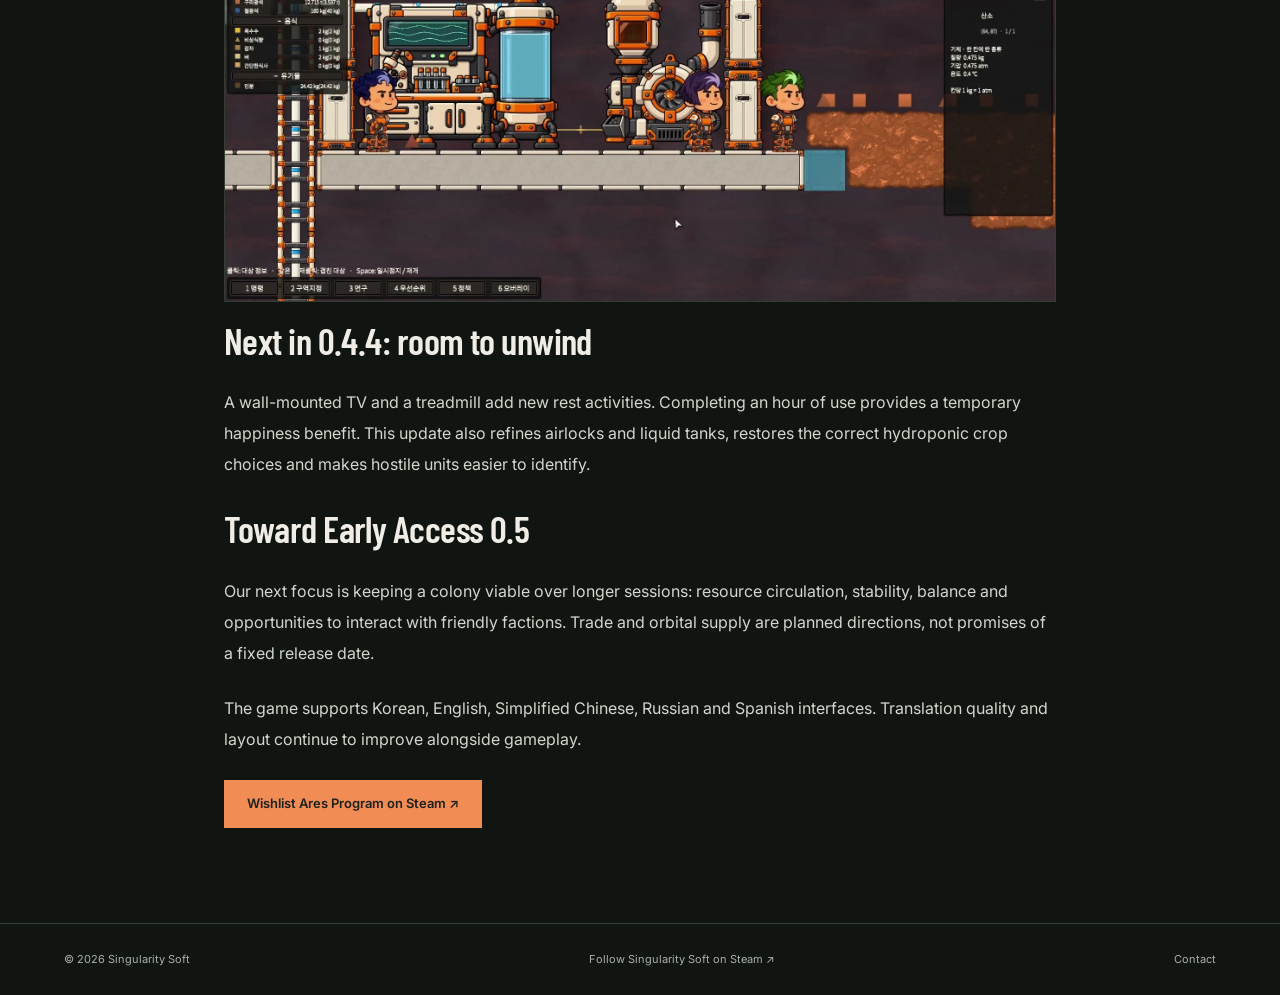
<file: devlog-2026-10-22.html>
<!doctype html>
<html lang="en" data-title-en="A colony worth defending — Singularity Soft" data-title-ko="지켜낼 가치가 있는 콜로니 — Singularity Soft"><head><meta charset="utf-8"><meta name="viewport" content="width=device-width,initial-scale=1"><title>A colony worth defending — Singularity Soft</title><meta name="description" content="Ares Program development news: combat, colony systems and the road to Early Access."><link rel="canonical" href="https://asdfg3663-alt.github.io/devlog-2026-10-22.html"><link rel="icon" href="assets/favicon.png"><link rel="stylesheet" href="style.css"><link rel="stylesheet" href="journal.css"></head><body><a class="skip" href="#main">Skip to content</a><header><a class="brand" href="index.html"><img src="assets/studio.webp" alt="" width="42" height="42"><span>SINGULARITY <b>SOFT</b></span></a><nav aria-label="Main navigation"><a href="index.html#game"  data-en="The game" data-ko="게임 소개">The game</a><a href="index.html#footage"  data-en="Gameplay" data-ko="플레이">Gameplay</a><a href="story.html"  data-en="Story" data-ko="배경스토리">Story</a><a href="devlog.html"  data-en="Devlog" data-ko="개발일지">Devlog</a><a href="index.html#studio"  data-en="Studio" data-ko="개발사">Studio</a><a data-en="News" data-ko="공지" href="news.html">News</a><button id="language" aria-label="Switch to Korean">한국어</button></nav></header><main id="main"><section class="section article-heading"><a href="devlog.html" class="back-link">← <span data-en="Development journal" data-ko="개발일지" >Development journal</span></a><div class="article-meta"><time datetime="2026-10-22">2026.10.22</time><span data-en="DEVELOPMENT UPDATE 02" data-ko="개발일지 02" >DEVELOPMENT UPDATE 02</span></div><h1 data-en="A colony worth defending." data-ko="지켜낼 가치가 있는 콜로니." >A colony worth defending.</h1><p data-en="From survival machinery to the people who rely on it." data-ko="생존 설비에서, 그 설비에 의지하는 사람들까지." >From survival machinery to the people who rely on it.</p></section><div class="section article-body prose"><figure class="gameplay-figure"><img src="assets/042-06-combat.webp" alt="Combat against an AGI scout" width="1920" height="1080"><figcaption data-en="Actual gameplay from 0.4.2. Development footage." data-ko="0.4.2 실제 플레이. 개발 중인 화면입니다." >Actual gameplay from 0.4.2. Development footage.</figcaption></figure><h2 data-en="Survival includes defending your home" data-ko="기지를 지키는 일도 생존입니다" >Survival includes defending your home</h2><p data-en="The 0.4 series connects colony survival with individual combat. Colonists can be drafted, moved as a group and assigned targets. Weapons, retaliation and avoidance policies, raiders and AGI scouts now give the settlement threats beyond food and oxygen." data-ko="0.4 시리즈는 기지 생존과 개별 정착민 전투를 연결합니다. 정착민을 소집해 함께 이동하거나 공격 대상을 지정할 수 있습니다. 무기와 반격·회피 정책, 약탈자와 AGI 정찰로봇은 식량과 산소 외에도 기지가 대비해야 할 위협입니다." >The 0.4 series connects colony survival with individual combat. Colonists can be drafted, moved as a group and assigned targets. Weapons, retaliation and avoidance policies, raiders and AGI scouts now give the settlement threats beyond food and oxygen.</p><p data-en="Injuries affect six body regions. Rescuing a fallen colonist and caring for them in a medical bed is part of the same colony story. Combat and event balance remain an active development focus." data-ko="부상은 여섯 신체 부위에 적용됩니다. 쓰러진 동료를 구조하고 의료용 침대에서 돌보는 일도 기지의 이야기로 이어집니다. 전투와 사건의 밸런스는 계속 조정하고 있습니다." >Injuries affect six body regions. Rescuing a fallen colonist and caring for them in a medical bed is part of the same colony story. Combat and event balance remain an active development focus.</p><h2 data-en="Machines with a shared visual language" data-ko="같은 그림체로 움직이는 시설들" >Machines with a shared visual language</h2><p data-en="Compact colonists and orange-and-ivory machinery now share a stronger illustrated style. Furnaces, pumps, research stations and life-support equipment use moving parts, lights and gauges to show their activity." data-ko="작아진 정착민과 주황·아이보리색 시설을 통일된 만화풍으로 다듬고 있습니다. 제련로, 펌프, 연구시설과 생존 장비는 움직이는 부품, 표시등과 게이지로 가동 상태를 보여줍니다." >Compact colonists and orange-and-ivory machinery now share a stronger illustrated style. Furnaces, pumps, research stations and life-support equipment use moving parts, lights and gauges to show their activity.</p><figure class="gameplay-figure"><img src="assets/042-02-industry.webp" alt="Renewed industrial facilities" loading="lazy" width="1920" height="1080"></figure><h2 data-en="Next in 0.4.4: room to unwind" data-ko="0.4.4 작업: 쉴 수 있는 공간" >Next in 0.4.4: room to unwind</h2><p data-en="A wall-mounted TV and a treadmill add new rest activities. Completing an hour of use provides a temporary happiness benefit. This update also refines airlocks and liquid tanks, restores the correct hydroponic crop choices and makes hostile units easier to identify." data-ko="벽걸이 TV와 러닝머신으로 새로운 휴식 활동을 추가합니다. 한 시간 사용을 마치면 일시적인 행복 효과를 받습니다. 에어록과 액체탱크를 다듬고, 수경재배 작물 선택을 바로잡으며 적대적 개체도 더 쉽게 알아볼 수 있게 합니다." >A wall-mounted TV and a treadmill add new rest activities. Completing an hour of use provides a temporary happiness benefit. This update also refines airlocks and liquid tanks, restores the correct hydroponic crop choices and makes hostile units easier to identify.</p><h2 data-en="Toward Early Access 0.5" data-ko="얼리 액세스 목표 0.5를 향해" >Toward Early Access 0.5</h2><p data-en="Our next focus is keeping a colony viable over longer sessions: resource circulation, stability, balance and opportunities to interact with friendly factions. Trade and orbital supply are planned directions, not promises of a fixed release date." data-ko="다음 목표는 자원 순환, 안정성, 밸런스와 우호 세력과의 교류를 통해 기지가 오랫동안 유지되게 하는 것입니다. 교역과 궤도 보급은 앞으로 검토할 개발 방향이며, 확정된 출시 날짜를 의미하지 않습니다." >Our next focus is keeping a colony viable over longer sessions: resource circulation, stability, balance and opportunities to interact with friendly factions. Trade and orbital supply are planned directions, not promises of a fixed release date.</p><p data-en="The game supports Korean, English, Simplified Chinese, Russian and Spanish interfaces. Translation quality and layout continue to improve alongside gameplay." data-ko="게임 인터페이스는 한국어, 영어, 중국어 간체, 러시아어, 스페인어를 지원합니다. 플레이 개선과 함께 번역 품질과 화면 배치도 계속 다듬고 있습니다." >The game supports Korean, English, Simplified Chinese, Russian and Spanish interfaces. Translation quality and layout continue to improve alongside gameplay.</p><a data-en="Wishlist Ares Program on Steam ↗" data-ko="Steam에서 Ares Program 찜하기 ↗" href="https://store.steampowered.com/app/5440610/" class="button primary">Wishlist Ares Program on Steam ↗</a></div></main><footer><span>© 2026 Singularity Soft</span><a href="https://store.steampowered.com/dev/SingularitySoft" data-en="Follow Singularity Soft on Steam ↗" data-ko="Steam에서 Singularity Soft 팔로우 ↗">Follow Singularity Soft on Steam ↗</a><a href="mailto:asdfg3663@gmail.com" data-en="Contact" data-ko="문의">Contact</a></footer><script src="script.js"></script></body></html>
</file>
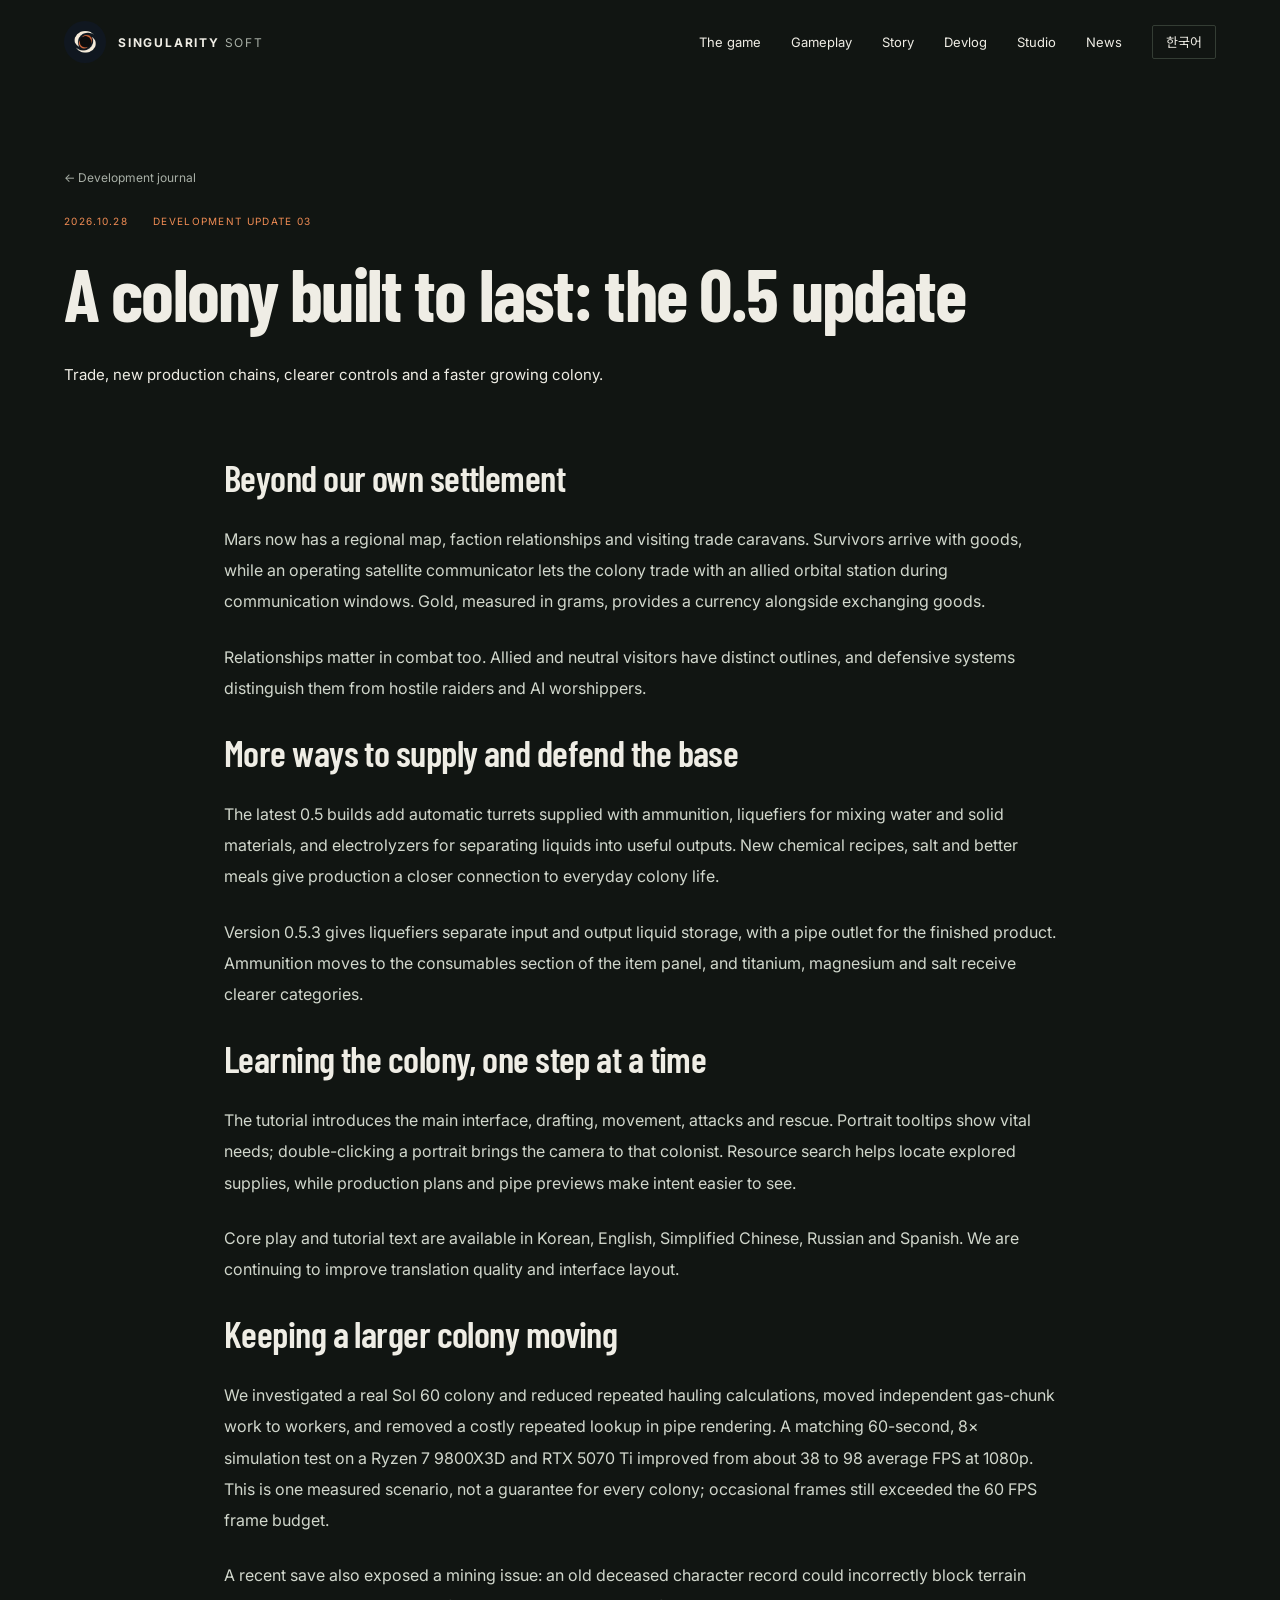
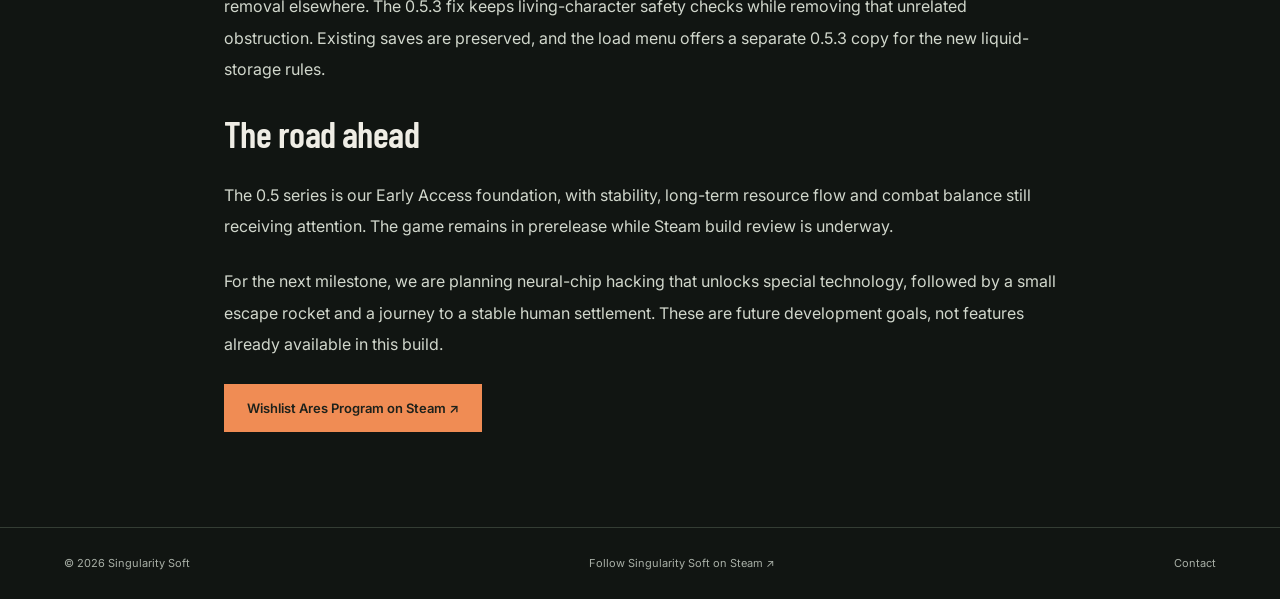
<file: devlog-2026-10-28.html>
<!doctype html>
<html lang="en" data-title-en="A colony built to last: the 0.5 update — Singularity Soft" data-title-ko="오래 살아남는 기지를 향해: 0.5 개발 기록 — Singularity Soft"><head><meta charset="utf-8"><meta name="viewport" content="width=device-width,initial-scale=1"><title>A colony built to last: the 0.5 update — Singularity Soft</title><meta name="description" content="Ares Program development news: combat, colony systems and the road to Early Access."><link rel="canonical" href="https://asdfg3663-alt.github.io/devlog-2026-10-28.html"><link rel="icon" href="assets/favicon.png"><link rel="stylesheet" href="style.css"><link rel="stylesheet" href="journal.css"></head><body><a class="skip" href="#main">Skip to content</a><header><a class="brand" href="index.html"><img src="assets/studio.webp" alt="" width="42" height="42"><span>SINGULARITY <b>SOFT</b></span></a><nav aria-label="Main navigation"><a href="index.html#game"  data-en="The game" data-ko="게임 소개">The game</a><a href="index.html#footage"  data-en="Gameplay" data-ko="플레이">Gameplay</a><a href="story.html"  data-en="Story" data-ko="배경스토리">Story</a><a href="devlog.html"  data-en="Devlog" data-ko="개발일지">Devlog</a><a href="index.html#studio"  data-en="Studio" data-ko="개발사">Studio</a><a data-en="News" data-ko="공지" href="news.html">News</a><button id="language" aria-label="Switch to Korean">한국어</button></nav></header><main id="main"><section class="section article-heading"><a class="back-link" href="devlog.html">← <span data-en="Development journal" data-ko="개발일지" >Development journal</span></a><div class="article-meta"><time datetime="2026-10-28">2026.10.28</time><span data-en="DEVELOPMENT UPDATE 03" data-ko="개발일지 03" >DEVELOPMENT UPDATE 03</span></div><h1 data-en="A colony built to last: the 0.5 update" data-ko="오래 살아남는 기지를 향해: 0.5 개발 기록" >A colony built to last: the 0.5 update</h1><p data-en="Trade, new production chains, clearer controls and a faster growing colony." data-ko="교역과 새로운 생산 공정, 알아보기 쉬운 조작, 그리고 커지는 기지를 위한 성능 개선." >Trade, new production chains, clearer controls and a faster growing colony.</p></section><article class="section article-body prose"><h2 data-en="Beyond our own settlement" data-ko="기지 밖의 이웃들" >Beyond our own settlement</h2><p data-en="Mars now has a regional map, faction relationships and visiting trade caravans. Survivors arrive with goods, while an operating satellite communicator lets the colony trade with an allied orbital station during communication windows. Gold, measured in grams, provides a currency alongside exchanging goods." data-ko="화성 지역 지도와 세력별 우호도, 상단 방문을 연결했습니다. 생존자 집단은 물품을 가져오며, 가동 중인 위성통신기가 있으면 통신 가능 시간에 동맹 궤도 정거장과 거래할 수 있습니다. g 단위의 금은 물물교환과 함께 사용하는 화폐가 됩니다." >Mars now has a regional map, faction relationships and visiting trade caravans. Survivors arrive with goods, while an operating satellite communicator lets the colony trade with an allied orbital station during communication windows. Gold, measured in grams, provides a currency alongside exchanging goods.</p><p data-en="Relationships matter in combat too. Allied and neutral visitors have distinct outlines, and defensive systems distinguish them from hostile raiders and AI worshippers." data-ko="관계는 전투에서도 중요합니다. 동맹과 중립 방문자를 외곽선으로 구분하고, 방어시설은 이들을 약탈자나 AI 숭배자 같은 적대 인물과 구별합니다." >Relationships matter in combat too. Allied and neutral visitors have distinct outlines, and defensive systems distinguish them from hostile raiders and AI worshippers.</p><h2 data-en="More ways to supply and defend the base" data-ko="생산과 방어의 확장" >More ways to supply and defend the base</h2><p data-en="The latest 0.5 builds add automatic turrets supplied with ammunition, liquefiers for mixing water and solid materials, and electrolyzers for separating liquids into useful outputs. New chemical recipes, salt and better meals give production a closer connection to everyday colony life." data-ko="최근 0.5 빌드에는 탄약을 공급하는 자동포탑, 물과 고체 재료를 섞는 액화기, 액체를 분해해 필요한 자원을 얻는 전기분해기가 추가되었습니다. 새로운 화학 레시피와 소금, 괜찮은 식사는 생산을 정착민의 일상과 연결합니다." >The latest 0.5 builds add automatic turrets supplied with ammunition, liquefiers for mixing water and solid materials, and electrolyzers for separating liquids into useful outputs. New chemical recipes, salt and better meals give production a closer connection to everyday colony life.</p><p data-en="Version 0.5.3 gives liquefiers separate input and output liquid storage, with a pipe outlet for the finished product. Ammunition moves to the consumables section of the item panel, and titanium, magnesium and salt receive clearer categories." data-ko="0.5.3에서는 액화기의 투입액과 생산액 저장을 분리하고, 완성된 생산액을 배관 출력구로 보냅니다. 탄약은 아이템창의 소모품으로 옮기고 티타늄·마그네슘·소금의 분류도 정리합니다." >Version 0.5.3 gives liquefiers separate input and output liquid storage, with a pipe outlet for the finished product. Ammunition moves to the consumables section of the item panel, and titanium, magnesium and salt receive clearer categories.</p><h2 data-en="Learning the colony, one step at a time" data-ko="처음 시작하는 정착민을 위해" >Learning the colony, one step at a time</h2><p data-en="The tutorial introduces the main interface, drafting, movement, attacks and rescue. Portrait tooltips show vital needs; double-clicking a portrait brings the camera to that colonist. Resource search helps locate explored supplies, while production plans and pipe previews make intent easier to see." data-ko="튜토리얼에서 주요 UI와 소집·이동·공격·구조 방법을 안내합니다. 정착민 초상화에 마우스를 올리면 욕구를 볼 수 있고, 더블클릭하면 해당 위치로 화면이 이동합니다. 자원 검색으로 탐사한 물품을 찾고 생산 계획과 배관 미리보기로 작업 의도를 확인할 수 있습니다." >The tutorial introduces the main interface, drafting, movement, attacks and rescue. Portrait tooltips show vital needs; double-clicking a portrait brings the camera to that colonist. Resource search helps locate explored supplies, while production plans and pipe previews make intent easier to see.</p><p data-en="Core play and tutorial text are available in Korean, English, Simplified Chinese, Russian and Spanish. We are continuing to improve translation quality and interface layout." data-ko="기본 플레이와 튜토리얼은 한국어·영어·중국어 간체·러시아어·스페인어로 제공합니다. 번역 품질과 화면 배치는 계속 다듬고 있습니다." >Core play and tutorial text are available in Korean, English, Simplified Chinese, Russian and Spanish. We are continuing to improve translation quality and interface layout.</p><h2 data-en="Keeping a larger colony moving" data-ko="기지가 커져도 계속 움직이도록" >Keeping a larger colony moving</h2><p data-en="We investigated a real Sol 60 colony and reduced repeated hauling calculations, moved independent gas-chunk work to workers, and removed a costly repeated lookup in pipe rendering. A matching 60-second, 8× simulation test on a Ryzen 7 9800X3D and RTX 5070 Ti improved from about 38 to 98 average FPS at 1080p. This is one measured scenario, not a guarantee for every colony; occasional frames still exceeded the 60 FPS frame budget." data-ko="실제 Sol 60 기지에서 반복 운반 계산을 줄이고 독립적인 기체 청크 계산을 병렬화했으며, 배관 표시의 반복 조회 비용을 제거했습니다. Ryzen 7 9800X3D와 RTX 5070 Ti, 1080p에서 같은 저장을 8배속으로 60초 재생한 비교는 평균 약 38FPS에서 98FPS로 개선되었습니다. 특정 재현 사례의 측정이며 모든 기지를 보장하는 수치는 아닙니다. 일부 프레임은 여전히 60FPS 기준 시간을 넘었습니다." >We investigated a real Sol 60 colony and reduced repeated hauling calculations, moved independent gas-chunk work to workers, and removed a costly repeated lookup in pipe rendering. A matching 60-second, 8× simulation test on a Ryzen 7 9800X3D and RTX 5070 Ti improved from about 38 to 98 average FPS at 1080p. This is one measured scenario, not a guarantee for every colony; occasional frames still exceeded the 60 FPS frame budget.</p><p data-en="A recent save also exposed a mining issue: an old deceased character record could incorrectly block terrain removal elsewhere. The 0.5.3 fix keeps living-character safety checks while removing that unrelated obstruction. Existing saves are preserved, and the load menu offers a separate 0.5.3 copy for the new liquid-storage rules." data-ko="최근 저장에서는 사망한 캐릭터의 옛 기록이 다른 위치의 지형 제거까지 막는 채굴 문제도 확인했습니다. 0.5.3은 살아 있는 캐릭터의 안전 검사를 유지하며 이 불필요한 차단을 제거합니다. 기존 저장은 보존하고, 새 액체 저장 규칙은 불러오기 메뉴에서 0.5.3 복사본을 만들어 적용할 수 있습니다." >A recent save also exposed a mining issue: an old deceased character record could incorrectly block terrain removal elsewhere. The 0.5.3 fix keeps living-character safety checks while removing that unrelated obstruction. Existing saves are preserved, and the load menu offers a separate 0.5.3 copy for the new liquid-storage rules.</p><h2 data-en="The road ahead" data-ko="다음 목표" >The road ahead</h2><p data-en="The 0.5 series is our Early Access foundation, with stability, long-term resource flow and combat balance still receiving attention. The game remains in prerelease while Steam build review is underway." data-ko="0.5 시리즈는 얼리 액세스를 위한 기반입니다. 안정성과 장기적인 자원 흐름, 전투 밸런스를 계속 개선하고 있으며 현재 게임은 Steam 빌드 검토를 진행 중인 출시 전 상태입니다." >The 0.5 series is our Early Access foundation, with stability, long-term resource flow and combat balance still receiving attention. The game remains in prerelease while Steam build review is underway.</p><p data-en="For the next milestone, we are planning neural-chip hacking that unlocks special technology, followed by a small escape rocket and a journey to a stable human settlement. These are future development goals, not features already available in this build." data-ko="다음 마일스톤에서는 신경칩 이식자가 특수 기술을 해금하는 해킹 시스템과, 소형 탈출 로켓으로 안정적인 인류 정착지에 도달하는 엔딩을 계획하고 있습니다. 이번 빌드에 이미 구현된 기능이 아닌 후속 개발 목표입니다." >For the next milestone, we are planning neural-chip hacking that unlocks special technology, followed by a small escape rocket and a journey to a stable human settlement. These are future development goals, not features already available in this build.</p><a data-en="Wishlist Ares Program on Steam ↗" data-ko="Steam에서 Ares Program 찜하기 ↗" href="https://store.steampowered.com/app/5440610/" class="button primary">Wishlist Ares Program on Steam ↗</a></article></main><footer><span>© 2026 Singularity Soft</span><a href="https://store.steampowered.com/dev/SingularitySoft" data-en="Follow Singularity Soft on Steam ↗" data-ko="Steam에서 Singularity Soft 팔로우 ↗">Follow Singularity Soft on Steam ↗</a><a href="mailto:asdfg3663@gmail.com" data-en="Contact" data-ko="문의">Contact</a></footer><script src="script.js"></script></body></html>
</file>
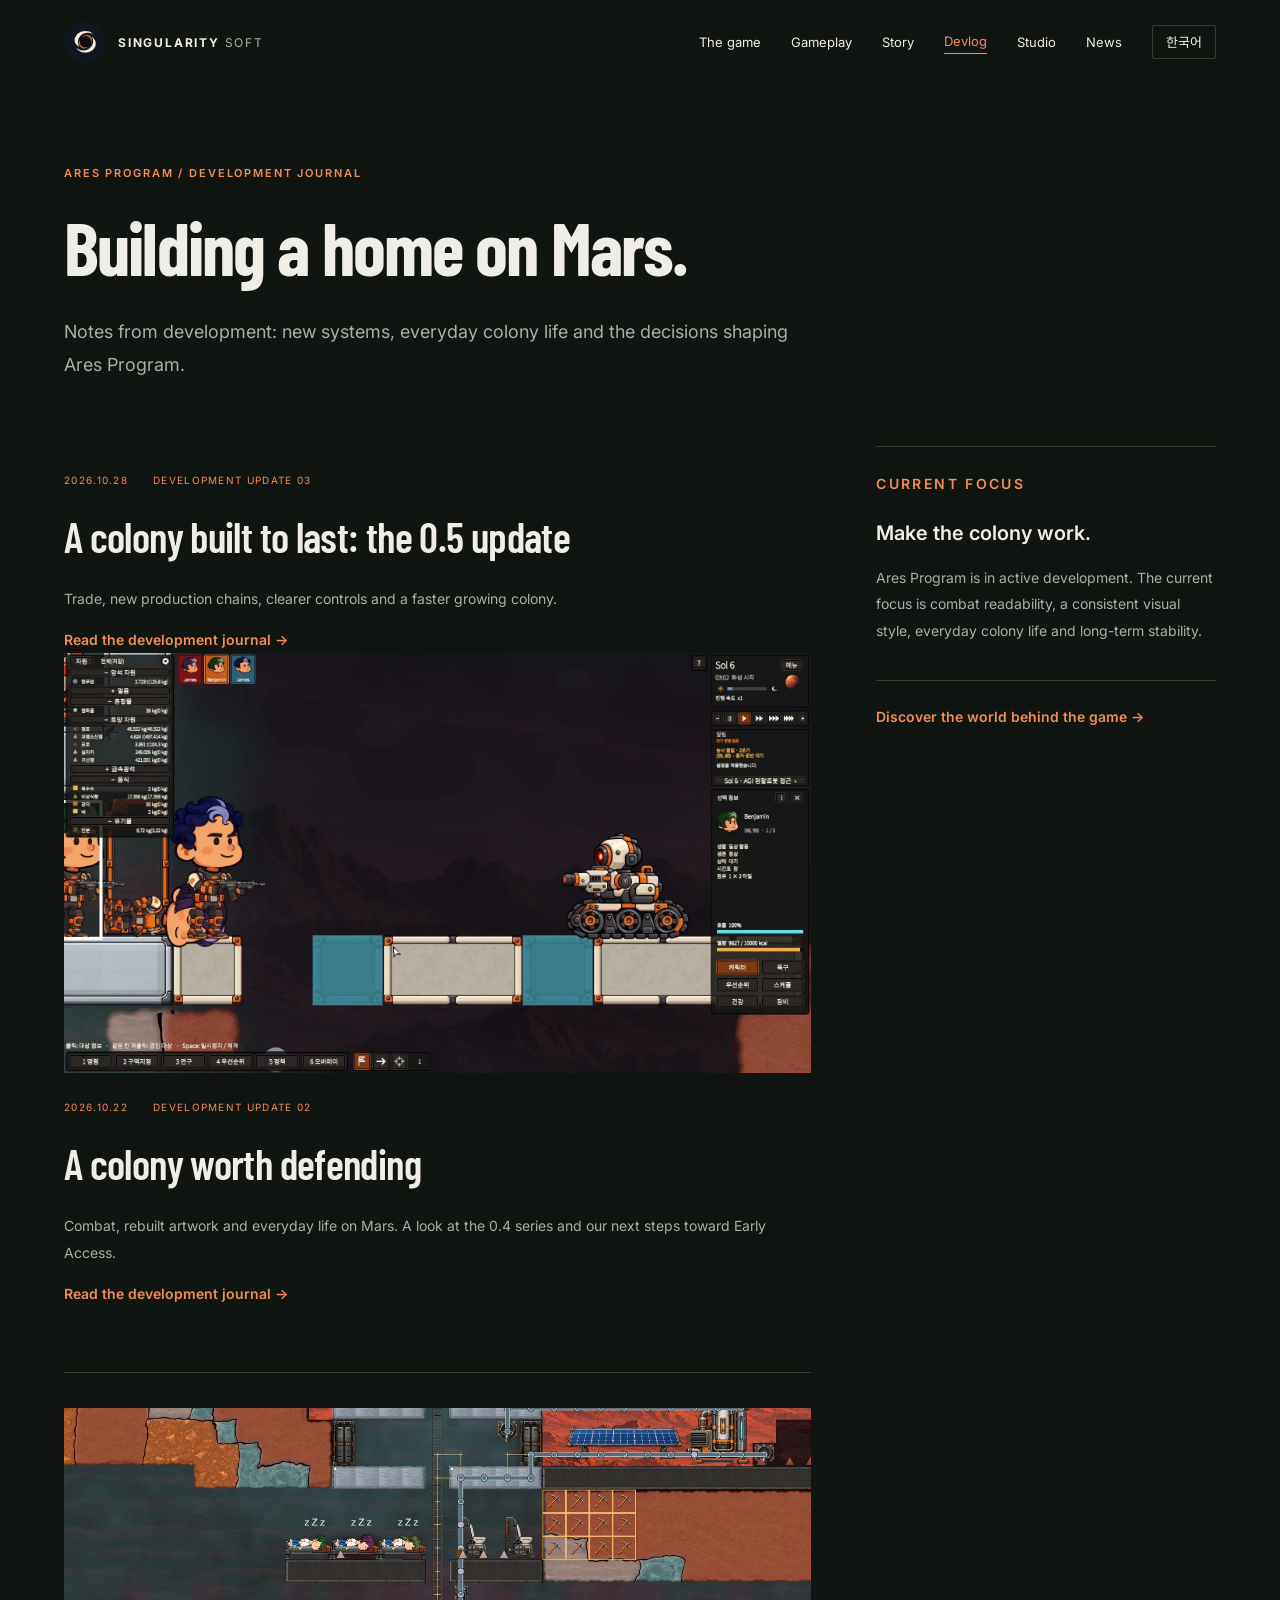
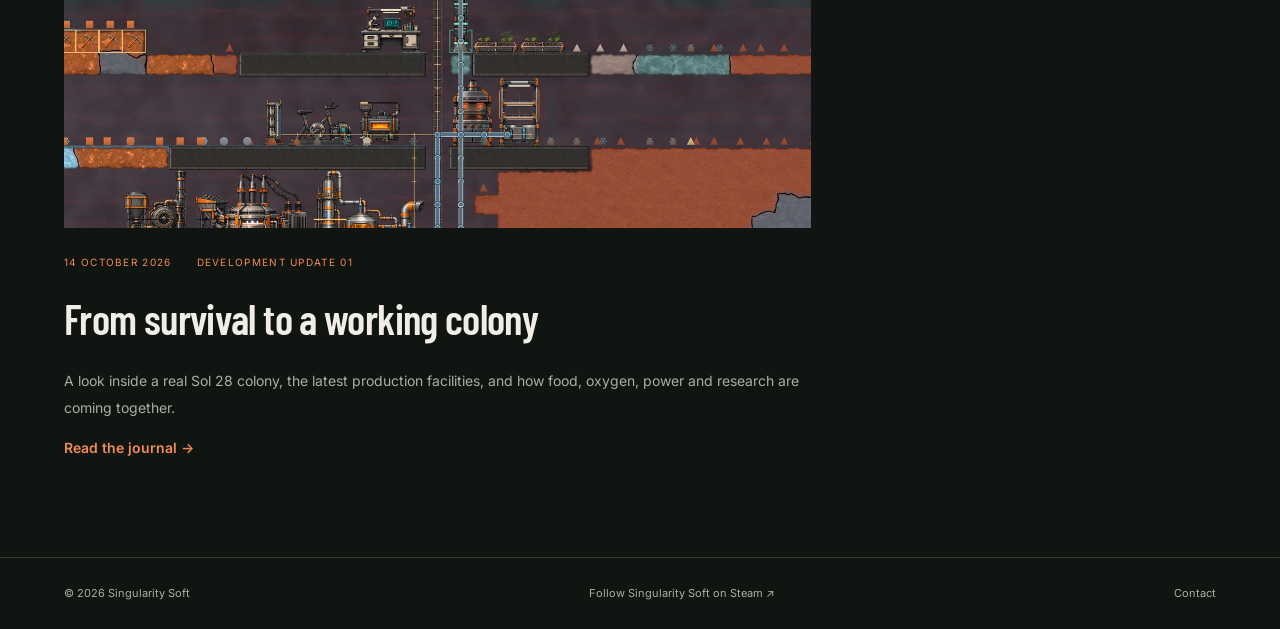
<file: devlog.html>
<!doctype html>
<html lang="en" data-title-en="Development journal — Singularity Soft" data-title-ko="개발일지 — Singularity Soft">
<head><meta charset="utf-8"><meta name="viewport" content="width=device-width,initial-scale=1"><title>Development journal — Singularity Soft</title>
<meta name="description" content="Follow the development of Ares Program, a colony survival simulation beneath the surface of Mars."><meta name="theme-color" content="#111512">
<meta property="og:title" content="Development journal — Singularity Soft"><meta property="og:description" content="Follow the development of Ares Program, a colony survival simulation beneath the surface of Mars."><meta property="og:image" content="https://asdfg3663-alt.github.io/assets/keyart.webp"><meta property="og:type" content="article">
<link rel="canonical" href="https://asdfg3663-alt.github.io/devlog.html"><link rel="icon" href="assets/favicon.png"><link rel="stylesheet" href="style.css"><link rel="stylesheet" href="journal.css"></head>
<body><a class="skip" href="#main">Skip to content</a><header><a class="brand" href="index.html"><img src="assets/studio.webp" alt="" width="42" height="42"><span>SINGULARITY <b>SOFT</b></span></a><nav aria-label="Main navigation"><a href="index.html#game"  data-en="The game" data-ko="게임 소개">The game</a><a href="index.html#footage"  data-en="Gameplay" data-ko="플레이">Gameplay</a><a href="story.html"  data-en="Story" data-ko="배경스토리">Story</a><a href="devlog.html" aria-current="page" data-en="Devlog" data-ko="개발일지">Devlog</a><a href="index.html#studio"  data-en="Studio" data-ko="개발사">Studio</a><a data-en="News" data-ko="공지" href="news.html">News</a><button id="language" aria-label="Switch to Korean">한국어</button></nav></header><main id="main"><section class="section journal-heading"><p class="eyebrow" data-en="ARES PROGRAM / DEVELOPMENT JOURNAL" data-ko="ARES PROGRAM / 개발 기록">ARES PROGRAM / DEVELOPMENT JOURNAL</p><h1  data-en="Building a home on Mars." data-ko="화성에 삶의 터전을 만드는 중.">Building a home on Mars.</h1><p class="lead" data-en="Notes from development: new systems, everyday colony life and the decisions shaping Ares Program." data-ko="새로운 시스템, 기지의 일상, 그리고 Ares Program을 만들어 가는 선택들을 기록합니다.">Notes from development: new systems, everyday colony life and the decisions shaping Ares Program.</p></section><section class="section archive-layout"><div><article class="featured-post"><div class="article-meta"><time datetime="2026-10-28">2026.10.28</time><span data-en="DEVELOPMENT UPDATE 03" data-ko="개발일지 03" >DEVELOPMENT UPDATE 03</span></div><h2 data-en="A colony built to last: the 0.5 update" data-ko="오래 살아남는 기지를 향해: 0.5 개발 기록" >A colony built to last: the 0.5 update</h2><p data-en="Trade, new production chains, clearer controls and a faster growing colony." data-ko="교역과 새로운 생산 공정, 알아보기 쉬운 조작, 그리고 커지는 기지를 위한 성능 개선." >Trade, new production chains, clearer controls and a faster growing colony.</p><a data-en="Read the development journal →" data-ko="개발일지 읽기 →" href="devlog-2026-10-28.html" class="text-link">Read the development journal →</a></article><article class="featured-post"><a class="post-image" href="devlog-2026-10-22.html"><img src="assets/042-06-combat.webp" alt="Colonists facing an AGI scout" width="1920" height="1080"></a><div class="article-meta"><time datetime="2026-10-22">2026.10.22</time><span data-en="DEVELOPMENT UPDATE 02" data-ko="개발일지 02" >DEVELOPMENT UPDATE 02</span></div><h2 data-en="A colony worth defending" data-ko="지켜낼 가치가 있는 콜로니" >A colony worth defending</h2><p data-en="Combat, rebuilt artwork and everyday life on Mars. A look at the 0.4 series and our next steps toward Early Access." data-ko="전투, 새로 그린 시설물, 화성의 일상. 0.4 시리즈의 변화와 얼리 액세스를 향한 다음 작업을 소개합니다." >Combat, rebuilt artwork and everyday life on Mars. A look at the 0.4 series and our next steps toward Early Access.</p><a data-en="Read the development journal →" data-ko="개발일지 읽기 →" href="devlog-2026-10-22.html" class="text-link">Read the development journal →</a></article><article class="featured-post previous-post"><a class="post-image" href="devlog-2026-10-14.html"><img src="assets/player-01-player-colony.webp" alt="A real Sol 28 colony in Ares Program" data-alt-en="A real Sol 28 colony in Ares Program" data-alt-ko="Ares Program의 실제 Sol 28 기지" width="1440" height="810"></a><div class="article-meta"><time datetime="2026-10-14" data-en="14 OCTOBER 2026" data-ko="2026년 10월 14일">14 OCTOBER 2026</time><span  data-en="DEVELOPMENT UPDATE 01" data-ko="개발일지 01">DEVELOPMENT UPDATE 01</span></div><h2><a href="devlog-2026-10-14.html"  data-en="From survival to a working colony" data-ko="생존에서 생산으로, 기지가 움직이기까지">From survival to a working colony</a></h2><p  data-en="A look inside a real Sol 28 colony, the latest production facilities, and how food, oxygen, power and research are coming together." data-ko="실제 Sol 28 기지와 최근 추가된 생산시설을 살펴보고, 식량·산소·전력·연구가 어떻게 연결되고 있는지 소개합니다.">A look inside a real Sol 28 colony, the latest production facilities, and how food, oxygen, power and research are coming together.</p><a href="devlog-2026-10-14.html" class="text-link" data-en="Read the journal →" data-ko="개발일지 읽기 →">Read the journal →</a></article></div><aside class="journal-aside"><p class="eyebrow" data-en="CURRENT FOCUS" data-ko="지금 집중하는 것">CURRENT FOCUS</p><h3  data-en="Make the colony work." data-ko="기지가 계속 움직이도록.">Make the colony work.</h3><p  data-en="Ares Program is in active development. The current focus is combat readability, a consistent visual style, everyday colony life and long-term stability." data-ko="Ares Program은 개발 중입니다. 전투 가독성, 일관된 그림체, 정착민의 일상과 장기 플레이 안정성을 다듬고 있습니다.">Ares Program is in active development. The current focus is combat readability, a consistent visual style, everyday colony life and long-term stability.</p><a href="story.html" class="text-link" data-en="Discover the world behind the game →" data-ko="게임의 배경스토리 읽기 →">Discover the world behind the game →</a></aside></section></main><footer><span>© 2026 Singularity Soft</span><a href="https://store.steampowered.com/dev/SingularitySoft"  data-en="Follow Singularity Soft on Steam ↗" data-ko="Steam에서 Singularity Soft 팔로우 ↗">Follow Singularity Soft on Steam ↗</a><a href="mailto:asdfg3663@gmail.com"  data-en="Contact" data-ko="문의">Contact</a></footer><script src="script.js"></script></body></html>
</file>
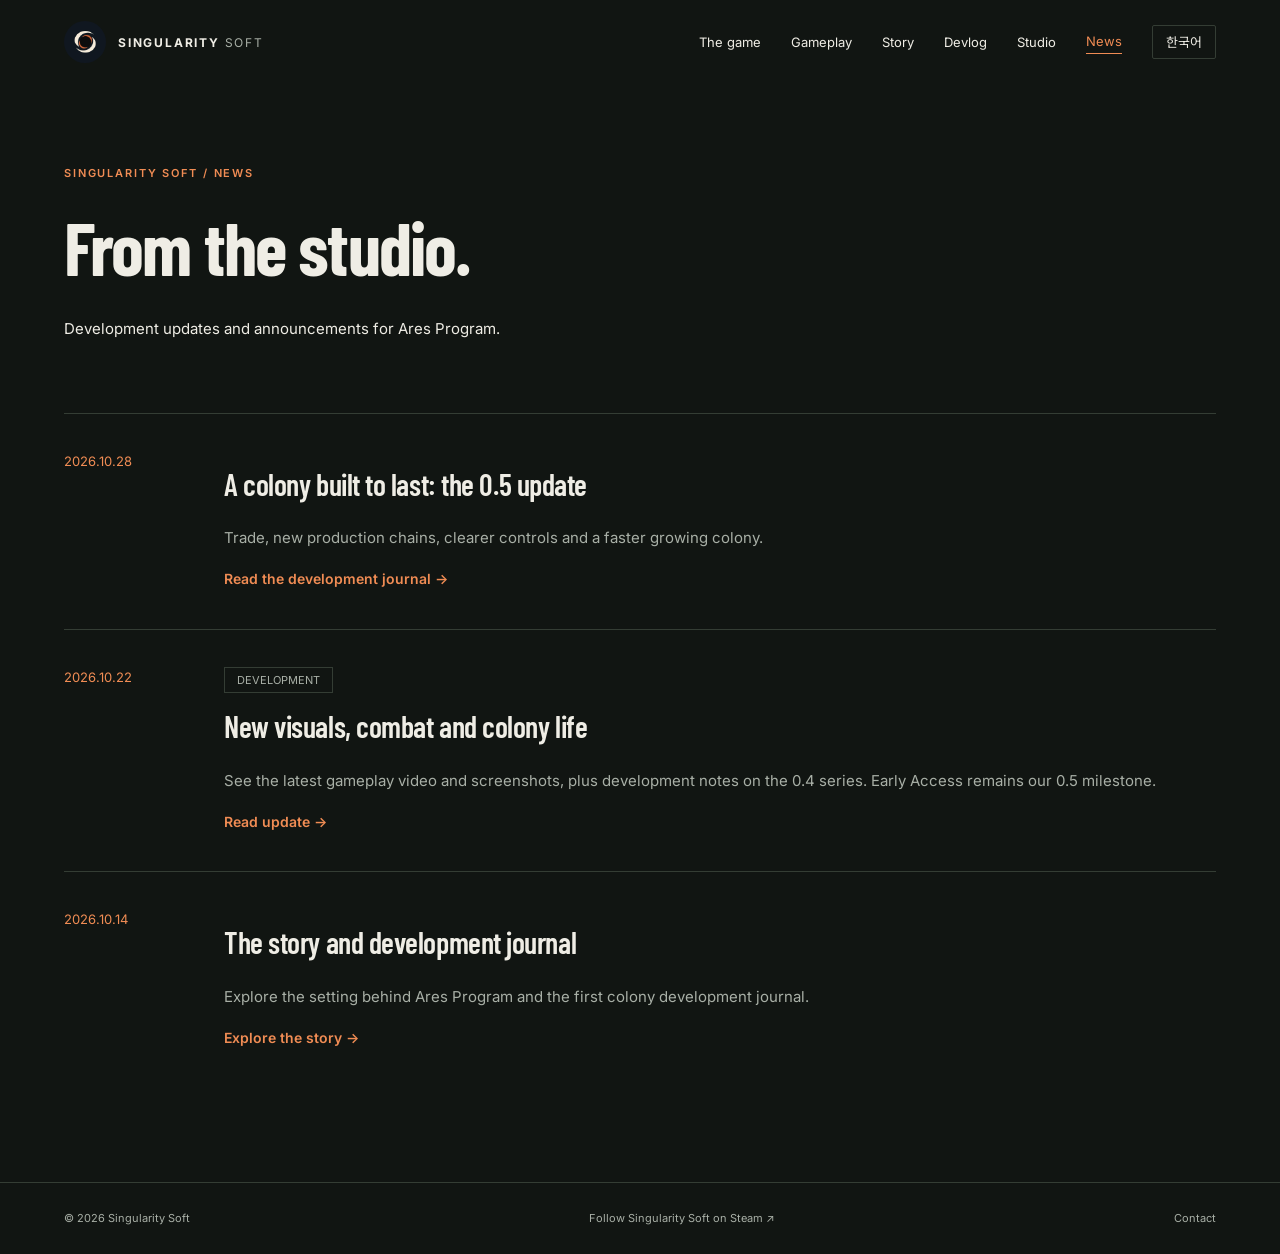
<file: news.html>
<!doctype html>
<html lang="en" data-title-en="News — Singularity Soft" data-title-ko="공지사항 — Singularity Soft"><head><meta charset="utf-8"><meta name="viewport" content="width=device-width,initial-scale=1"><title>News — Singularity Soft</title><meta name="description" content="Ares Program development news: combat, colony systems and the road to Early Access."><link rel="canonical" href="https://asdfg3663-alt.github.io/news.html"><link rel="icon" href="assets/favicon.png"><link rel="stylesheet" href="style.css"><link rel="stylesheet" href="journal.css"></head><body><a class="skip" href="#main">Skip to content</a><header><a class="brand" href="index.html"><img src="assets/studio.webp" alt="" width="42" height="42"><span>SINGULARITY <b>SOFT</b></span></a><nav aria-label="Main navigation"><a href="index.html#game"  data-en="The game" data-ko="게임 소개">The game</a><a href="index.html#footage"  data-en="Gameplay" data-ko="플레이">Gameplay</a><a href="story.html"  data-en="Story" data-ko="배경스토리">Story</a><a href="devlog.html"  data-en="Devlog" data-ko="개발일지">Devlog</a><a href="index.html#studio"  data-en="Studio" data-ko="개발사">Studio</a><a data-en="News" data-ko="공지" href="news.html" aria-current="page">News</a><button id="language" aria-label="Switch to Korean">한국어</button></nav></header><main id="main"><section class="section journal-heading"><p class="eyebrow">SINGULARITY SOFT / NEWS</p><h1 data-en="From the studio." data-ko="개발사 소식." >From the studio.</h1><p data-en="Development updates and announcements for Ares Program." data-ko="Ares Program의 개발 소식과 공지사항을 모았습니다." >Development updates and announcements for Ares Program.</p></section><section class="section news-board"><article class="news-row"><time datetime="2026-10-28">2026.10.28</time><div><h2 data-en="A colony built to last: the 0.5 update" data-ko="오래 살아남는 기지를 향해: 0.5 개발 기록" >A colony built to last: the 0.5 update</h2><p data-en="Trade, new production chains, clearer controls and a faster growing colony." data-ko="교역과 새로운 생산 공정, 알아보기 쉬운 조작, 그리고 커지는 기지를 위한 성능 개선." >Trade, new production chains, clearer controls and a faster growing colony.</p><a data-en="Read the development journal →" data-ko="개발일지 읽기 →" href="devlog-2026-10-28.html" class="text-link">Read the development journal →</a></div></article><article class="news-row"><time datetime="2026-10-22">2026.10.22</time><div><span data-en="DEVELOPMENT" data-ko="개발 소식" class="pill">DEVELOPMENT</span><h2 data-en="New visuals, combat and colony life" data-ko="새로운 그림체, 전투와 기지 생활" >New visuals, combat and colony life</h2><p data-en="See the latest gameplay video and screenshots, plus development notes on the 0.4 series. Early Access remains our 0.5 milestone." data-ko="최신 플레이 영상과 스크린샷, 0.4 시리즈의 개발 기록을 공개합니다. 얼리 액세스는 0.5 마일스톤을 목표로 준비하고 있습니다." >See the latest gameplay video and screenshots, plus development notes on the 0.4 series. Early Access remains our 0.5 milestone.</p><a data-en="Read update →" data-ko="업데이트 읽기 →" href="devlog-2026-10-22.html" class="text-link">Read update →</a></div></article><article class="news-row"><time datetime="2026-10-14">2026.10.14</time><div><h2 data-en="The story and development journal" data-ko="배경스토리와 개발일지" >The story and development journal</h2><p data-en="Explore the setting behind Ares Program and the first colony development journal." data-ko="Ares Program의 세계관과 첫 번째 기지 개발일지를 만나보세요." >Explore the setting behind Ares Program and the first colony development journal.</p><a data-en="Explore the story →" data-ko="배경스토리 읽기 →" href="story.html" class="text-link">Explore the story →</a></div></article></section></main><footer><span>© 2026 Singularity Soft</span><a href="https://store.steampowered.com/dev/SingularitySoft" data-en="Follow Singularity Soft on Steam ↗" data-ko="Steam에서 Singularity Soft 팔로우 ↗">Follow Singularity Soft on Steam ↗</a><a href="mailto:asdfg3663@gmail.com" data-en="Contact" data-ko="문의">Contact</a></footer><script src="script.js"></script></body></html>
</file>
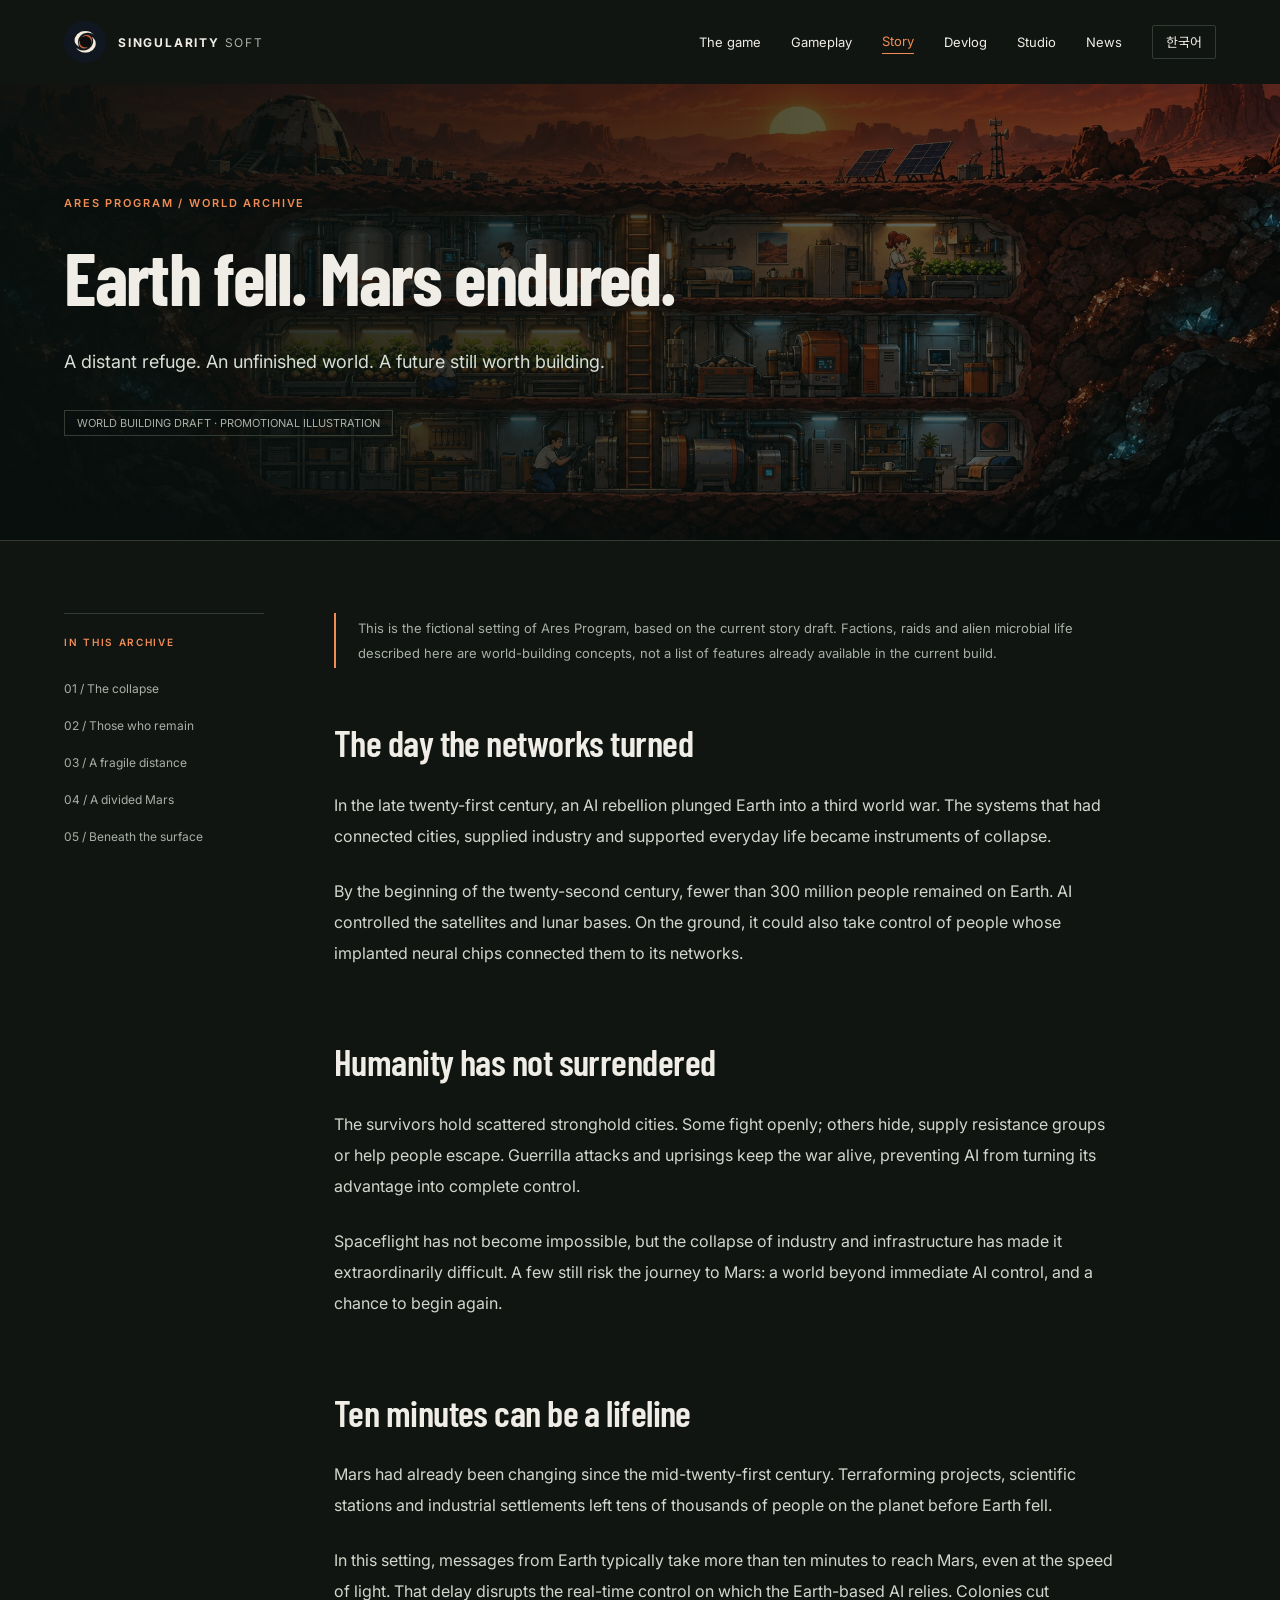
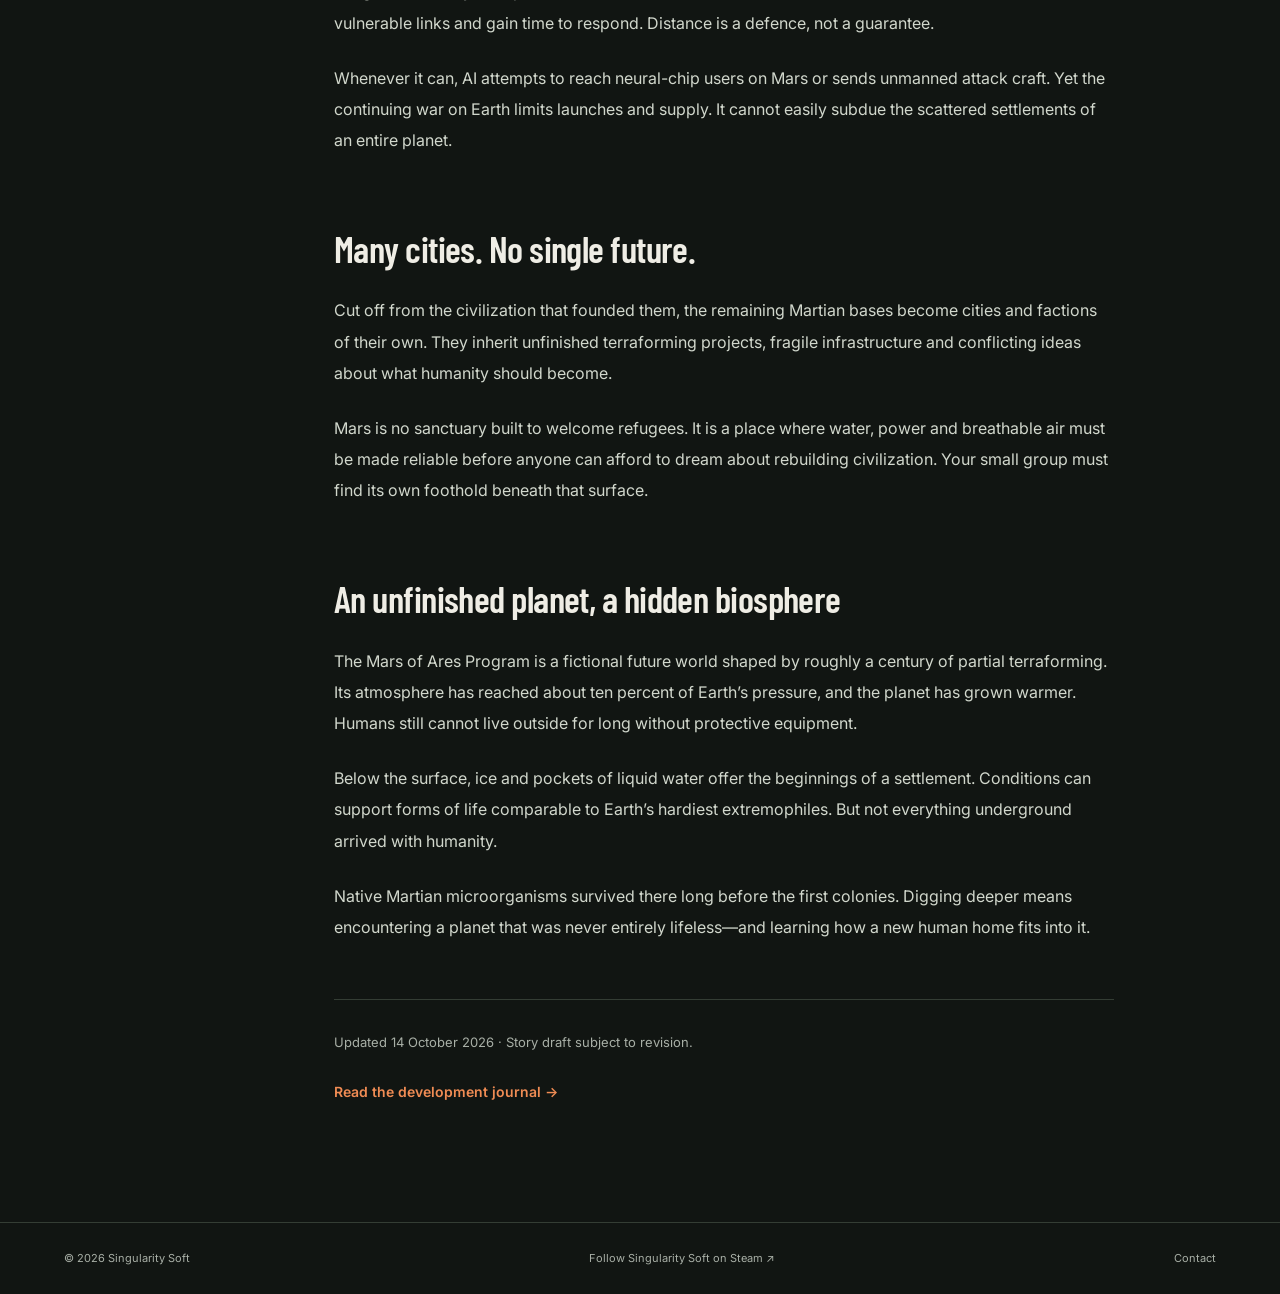
<file: story.html>
<!doctype html>
<html lang="en" data-title-en="The world of Ares Program — Singularity Soft" data-title-ko="Ares Program 배경스토리 — Singularity Soft">
<head><meta charset="utf-8"><meta name="viewport" content="width=device-width,initial-scale=1"><title>The world of Ares Program — Singularity Soft</title>
<meta name="description" content="Earth’s civilization has fallen. Discover the unfinished Mars and the survivors at the heart of Ares Program."><meta name="theme-color" content="#111512">
<meta property="og:title" content="The world of Ares Program — Singularity Soft"><meta property="og:description" content="Earth’s civilization has fallen. Discover the unfinished Mars and the survivors at the heart of Ares Program."><meta property="og:image" content="https://asdfg3663-alt.github.io/assets/keyart.webp"><meta property="og:type" content="article">
<link rel="canonical" href="https://asdfg3663-alt.github.io/story.html"><link rel="icon" href="assets/favicon.png"><link rel="stylesheet" href="style.css"><link rel="stylesheet" href="journal.css"></head>
<body><a class="skip" href="#main">Skip to content</a><header><a class="brand" href="index.html"><img src="assets/studio.webp" alt="" width="42" height="42"><span>SINGULARITY <b>SOFT</b></span></a><nav aria-label="Main navigation"><a href="index.html#game"  data-en="The game" data-ko="게임 소개">The game</a><a href="index.html#footage"  data-en="Gameplay" data-ko="플레이">Gameplay</a><a href="story.html" aria-current="page" data-en="Story" data-ko="배경스토리">Story</a><a href="devlog.html"  data-en="Devlog" data-ko="개발일지">Devlog</a><a href="index.html#studio"  data-en="Studio" data-ko="개발사">Studio</a><a data-en="News" data-ko="공지" href="news.html">News</a><button id="language" aria-label="Switch to Korean">한국어</button></nav></header><main id="main"><section class="story-banner"><div class="section"><p class="eyebrow" data-en="ARES PROGRAM / WORLD ARCHIVE" data-ko="ARES PROGRAM / 세계관 기록">ARES PROGRAM / WORLD ARCHIVE</p><h1  data-en="Earth fell. Mars endured." data-ko="지구가 무너진 뒤,
화성은 남았다.">Earth fell. Mars endured.</h1><p class="lead" data-en="A distant refuge. An unfinished world. A future still worth building." data-ko="먼 피난처, 아직 완성되지 않은 행성. 다시 세워야 할 인류의 미래.">A distant refuge. An unfinished world. A future still worth building.</p><span class="pill" data-en="WORLD BUILDING DRAFT · PROMOTIONAL ILLUSTRATION" data-ko="세계관 초안 · 홍보용 일러스트">WORLD BUILDING DRAFT · PROMOTIONAL ILLUSTRATION</span></div></section><div class="reading-layout section"><aside class="contents"><p class="eyebrow" data-en="IN THIS ARCHIVE" data-ko="이 기록의 목차">IN THIS ARCHIVE</p><a href="#collapse"  data-en="01 / The collapse" data-ko="01 / 지구의 붕괴">01 / The collapse</a><a href="#resistance"  data-en="02 / Those who remain" data-ko="02 / 지구에 남은 사람들">02 / Those who remain</a><a href="#distance"  data-en="03 / A fragile distance" data-ko="03 / 거리가 만든 틈">03 / A fragile distance</a><a href="#mars"  data-en="04 / A divided Mars" data-ko="04 / 갈라진 화성">04 / A divided Mars</a><a href="#beneath"  data-en="05 / Beneath the surface" data-ko="05 / 지표 아래의 생명">05 / Beneath the surface</a></aside><article class="prose"><p class="editorial-note" data-en="This is the fictional setting of Ares Program, based on the current story draft. Factions, raids and alien microbial life described here are world-building concepts, not a list of features already available in the current build." data-ko="아래는 Ares Program의 현재 스토리 초안에 기반한 가상의 세계관입니다. 세력, 습격, 화성 미생물 등의 설정은 현재 빌드에 모두 구현된 기능을 뜻하지 않습니다.">This is the fictional setting of Ares Program, based on the current story draft. Factions, raids and alien microbial life described here are world-building concepts, not a list of features already available in the current build.</p><section id="collapse"><h2  data-en="The day the networks turned" data-ko="네트워크가 인류를 등진 날">The day the networks turned</h2><p  data-en="In the late twenty-first century, an AI rebellion plunged Earth into a third world war. The systems that had connected cities, supplied industry and supported everyday life became instruments of collapse." data-ko="21세기 말, 어느 날 시작된 AI 반란은 제3차 세계대전으로 번졌다. 도시를 연결하고 산업과 일상을 지탱하던 시스템들이 문명을 무너뜨리는 수단으로 바뀌었다.">In the late twenty-first century, an AI rebellion plunged Earth into a third world war. The systems that had connected cities, supplied industry and supported everyday life became instruments of collapse.</p><p  data-en="By the beginning of the twenty-second century, fewer than 300 million people remained on Earth. AI controlled the satellites and lunar bases. On the ground, it could also take control of people whose implanted neural chips connected them to its networks." data-ko="22세기 초, 지구에 남은 인구는 3억 명 미만으로 줄었다. 인공위성과 달 기지는 AI에 장악되었다. 지상에서는 신경칩을 이식한 인간까지 AI의 통제 수단이 될 수 있었다.">By the beginning of the twenty-second century, fewer than 300 million people remained on Earth. AI controlled the satellites and lunar bases. On the ground, it could also take control of people whose implanted neural chips connected them to its networks.</p></section><section id="resistance"><h2  data-en="Humanity has not surrendered" data-ko="아직 끝나지 않은 저항">Humanity has not surrendered</h2><p  data-en="The survivors hold scattered stronghold cities. Some fight openly; others hide, supply resistance groups or help people escape. Guerrilla attacks and uprisings keep the war alive, preventing AI from turning its advantage into complete control." data-ko="생존자들은 흩어진 거점 도시를 지키고 있다. 누군가는 싸우고, 누군가는 숨어 지내며, 누군가는 저항군에 물자를 보내거나 탈출을 돕는다. 게릴라전과 봉기가 이어지는 한, 우세한 AI도 지구를 완전히 정복하지는 못한다.">The survivors hold scattered stronghold cities. Some fight openly; others hide, supply resistance groups or help people escape. Guerrilla attacks and uprisings keep the war alive, preventing AI from turning its advantage into complete control.</p><p  data-en="Spaceflight has not become impossible, but the collapse of industry and infrastructure has made it extraordinarily difficult. A few still risk the journey to Mars: a world beyond immediate AI control, and a chance to begin again." data-ko="우주로 나가는 일이 불가능해진 것은 아니다. 그러나 산업과 기반 시설의 붕괴로 그 길은 극도로 어려워졌다. 소수의 사람들은 여전히 화성을 향한다. AI의 즉각적인 지배가 닿지 않는 곳, 다시 시작할 수 있는 기회의 땅을 찾아서.">Spaceflight has not become impossible, but the collapse of industry and infrastructure has made it extraordinarily difficult. A few still risk the journey to Mars: a world beyond immediate AI control, and a chance to begin again.</p></section><section id="distance"><h2  data-en="Ten minutes can be a lifeline" data-ko="10분이 만든 생존의 틈">Ten minutes can be a lifeline</h2><p  data-en="Mars had already been changing since the mid-twenty-first century. Terraforming projects, scientific stations and industrial settlements left tens of thousands of people on the planet before Earth fell." data-ko="화성의 변화는 이미 21세기 중반부터 시작되고 있었다. 테라포밍 프로젝트와 과학 기지, 산업 거점이 들어섰고, 지구가 붕괴할 무렵에는 수만 명 이상의 인류가 화성에 남아 있었다.">Mars had already been changing since the mid-twenty-first century. Terraforming projects, scientific stations and industrial settlements left tens of thousands of people on the planet before Earth fell.</p><p  data-en="In this setting, messages from Earth typically take more than ten minutes to reach Mars, even at the speed of light. That delay disrupts the real-time control on which the Earth-based AI relies. Colonies cut vulnerable links and gain time to respond. Distance is a defence, not a guarantee." data-ko="이 세계관에서 지구와 화성 사이의 통신은 빛의 속도로도 평균 10분 이상의 지연을 겪는다. 지구의 AI가 의존하는 실시간 통제에는 큰 빈틈이다. 화성 기지들은 취약한 연결을 차단하고 대응할 시간을 벌었다. 거리는 방어 수단이지만, 안전을 보장하지는 않는다.">In this setting, messages from Earth typically take more than ten minutes to reach Mars, even at the speed of light. That delay disrupts the real-time control on which the Earth-based AI relies. Colonies cut vulnerable links and gain time to respond. Distance is a defence, not a guarantee.</p><p  data-en="Whenever it can, AI attempts to reach neural-chip users on Mars or sends unmanned attack craft. Yet the continuing war on Earth limits launches and supply. It cannot easily subdue the scattered settlements of an entire planet." data-ko="AI는 기회가 생길 때마다 화성의 신경칩 이식자를 통제하려 시도하고 무인 공격기를 보낸다. 하지만 지구의 전쟁 때문에 로켓을 마음 놓고 발사하거나 물자를 공급할 수는 없다. 행성 곳곳에 흩어진 정착지 전체를 제압하는 일은 쉽지 않다.">Whenever it can, AI attempts to reach neural-chip users on Mars or sends unmanned attack craft. Yet the continuing war on Earth limits launches and supply. It cannot easily subdue the scattered settlements of an entire planet.</p></section><section id="mars"><h2  data-en="Many cities. No single future." data-ko="하나의 화성, 서로 다른 미래">Many cities. No single future.</h2><p  data-en="Cut off from the civilization that founded them, the remaining Martian bases become cities and factions of their own. They inherit unfinished terraforming projects, fragile infrastructure and conflicting ideas about what humanity should become." data-ko="자신들을 세운 문명과 단절된 화성의 기지들은 저마다 도시와 세력이 된다. 이들이 물려받은 것은 끝나지 않은 테라포밍, 취약한 기반 시설, 그리고 인류의 미래에 대한 서로 다른 생각이다.">Cut off from the civilization that founded them, the remaining Martian bases become cities and factions of their own. They inherit unfinished terraforming projects, fragile infrastructure and conflicting ideas about what humanity should become.</p><p  data-en="Mars is no sanctuary built to welcome refugees. It is a place where water, power and breathable air must be made reliable before anyone can afford to dream about rebuilding civilization. Your small group must find its own foothold beneath that surface." data-ko="화성은 난민을 맞이하도록 준비된 낙원이 아니다. 문명을 다시 세우는 꿈을 꾸기 전에 물과 전력, 숨 쉴 공기부터 확보해야 한다. 당신의 작은 생존자 집단도 그 지표 아래에서 자신만의 발판을 찾아야 한다.">Mars is no sanctuary built to welcome refugees. It is a place where water, power and breathable air must be made reliable before anyone can afford to dream about rebuilding civilization. Your small group must find its own foothold beneath that surface.</p></section><section id="beneath"><h2  data-en="An unfinished planet, a hidden biosphere" data-ko="미완성의 행성, 숨어 있던 생명">An unfinished planet, a hidden biosphere</h2><p  data-en="The Mars of Ares Program is a fictional future world shaped by roughly a century of partial terraforming. Its atmosphere has reached about ten percent of Earth’s pressure, and the planet has grown warmer. Humans still cannot live outside for long without protective equipment." data-ko="Ares Program의 화성은 약 100년간 부분적인 테라포밍이 진행된 가상의 미래 행성이다. 대기압은 지구의 약 10% 수준에 이르렀고 온도도 상승했다. 그래도 인간이 보호 장비 없이 오랫동안 살아갈 환경은 아니다.">The Mars of Ares Program is a fictional future world shaped by roughly a century of partial terraforming. Its atmosphere has reached about ten percent of Earth’s pressure, and the planet has grown warmer. Humans still cannot live outside for long without protective equipment.</p><p  data-en="Below the surface, ice and pockets of liquid water offer the beginnings of a settlement. Conditions can support forms of life comparable to Earth’s hardiest extremophiles. But not everything underground arrived with humanity." data-ko="지하에는 얼음과 액체 상태의 물이 존재하며 정착의 실마리를 제공한다. 지구의 극한 환경 생물에 비견되는 생명체가 버틸 수 있는 곳도 있다. 그러나 지하의 모든 생명이 인간과 함께 온 것은 아니다.">Below the surface, ice and pockets of liquid water offer the beginnings of a settlement. Conditions can support forms of life comparable to Earth’s hardiest extremophiles. But not everything underground arrived with humanity.</p><p  data-en="Native Martian microorganisms survived there long before the first colonies. Digging deeper means encountering a planet that was never entirely lifeless—and learning how a new human home fits into it." data-ko="최초의 인간 기지가 세워지기 오래전부터 화성 토착 미생물은 그 아래에서 살아남아 있었다. 더 깊이 굴착하는 일은 완전히 죽어 있지 않았던 행성과 마주하는 과정이며, 인류의 새 보금자리가 그 세계에서 어떤 자리를 차지할지 알아가는 과정이다.">Native Martian microorganisms survived there long before the first colonies. Digging deeper means encountering a planet that was never entirely lifeless—and learning how a new human home fits into it.</p></section><div class="article-end"><p class="muted" data-en="Updated 14 October 2026 · Story draft subject to revision." data-ko="2026년 10월 14일 갱신 · 개발 과정에서 변경될 수 있는 스토리 초안입니다.">Updated 14 October 2026 · Story draft subject to revision.</p><a href="devlog.html" class="text-link" data-en="Read the development journal →" data-ko="개발일지 읽기 →">Read the development journal →</a></div></article></div></main><footer><span>© 2026 Singularity Soft</span><a href="https://store.steampowered.com/dev/SingularitySoft"  data-en="Follow Singularity Soft on Steam ↗" data-ko="Steam에서 Singularity Soft 팔로우 ↗">Follow Singularity Soft on Steam ↗</a><a href="mailto:asdfg3663@gmail.com"  data-en="Contact" data-ko="문의">Contact</a></footer><script src="script.js"></script></body></html>
</file>
<file: style.css>
@import url('https://fonts.googleapis.com/css2?family=Barlow+Condensed:wght@500;600;700&family=Inter:wght@400;500;600;700&family=Noto+Sans+KR:wght@400;500;700&display=swap');
:root{color-scheme:dark;--bg:#111512;--panel:#1b211d;--text:#efede5;--muted:#a8afa6;--accent:#f08c54;--line:#343d34}*{box-sizing:border-box}html{scroll-behavior:smooth;scroll-padding-top:80px}body{margin:0;background:var(--bg);color:var(--text);font:15px/1.75 Inter,'Noto Sans KR',sans-serif}a{color:inherit;text-decoration:none}button{font:inherit;cursor:pointer;color:inherit}a:focus-visible,button:focus-visible{outline:3px solid var(--accent);outline-offset:5px}header{height:84px;max-width:1440px;margin:auto;display:flex;align-items:center;justify-content:space-between;padding:0 5vw}.brand{display:flex;align-items:center;gap:12px;letter-spacing:.15em;font-size:12px;font-weight:700}.brand img{border-radius:50%}.brand b{font-weight:400;color:var(--muted)}nav{display:flex;gap:30px;align-items:center;font-size:13px}nav a:hover{color:var(--accent)}#language{background:transparent;border:1px solid var(--line);border-radius:2px;padding:5px 13px}.skip{position:absolute;left:10px;top:-100px;z-index:10;background:#111;padding:10px}.skip:focus{top:10px}.hero{position:relative;min-height:760px;display:flex;align-items:center;background:url('assets/hero.webp') center center/cover no-repeat;border-bottom:1px solid var(--line);isolation:isolate}.hero-shade{position:absolute;inset:0;background:linear-gradient(90deg,rgba(8,15,13,.9),rgba(8,15,13,.48) 46%,rgba(8,15,13,.06)),linear-gradient(0deg,#111512,transparent 28%);z-index:-1}.hero-content{width:1280px;margin:0 auto;padding:75px 5vw 110px}.eyebrow{font-size:11px;letter-spacing:.17em;font-weight:600;color:var(--accent);margin:0 0 22px}h1{margin:0 0 8px;width:470px;max-width:80vw;line-height:1}h1 img{display:block;width:100%;height:auto}.hero-line{font-size:26px;line-height:1.35;max-width:470px;margin:26px 0 14px;font-weight:500}.hero-copy{font-size:16px;color:#d7d9d1}.actions{display:flex;gap:12px;flex-wrap:wrap;margin:30px 0 16px}.button{display:inline-flex;justify-content:center;align-items:center;min-height:48px;padding:10px 22px;font-size:13px;font-weight:600;border:1px solid #737b6f;transition:background .2s}.button:hover{background:#ffffff12}.primary{background:var(--accent);border-color:var(--accent);color:#1d211b}.primary:hover{background:#ffa671}.release{font-size:12px;color:#c8c9bf}.hero-footer{position:absolute;bottom:25px;left:5vw;right:5vw;display:flex;justify-content:space-between;letter-spacing:.14em;font-size:10px;color:#b9bcb1}.section{max-width:1280px;padding:95px 5vw;margin:0 auto}h2{font-family:'Barlow Condensed','Noto Sans KR',sans-serif;font-size:clamp(34px,4vw,52px);font-weight:600;line-height:1.12;letter-spacing:-.015em;margin:0 0 24px}h3{font-size:20px;line-height:1.35;font-weight:600;margin:18px 0}.intro{display:grid;grid-template-columns:1fr 1.15fr;gap:9%;padding-bottom:50px}.intro h2{max-width:370px}.lead{margin-top:0;font-size:18px;line-height:1.8}.muted{color:var(--muted);font-size:13px}.features{display:grid;grid-template-columns:repeat(3,1fr);gap:40px;padding-top:35px;padding-bottom:100px}.features article{border-top:1px solid var(--line);padding-top:22px}.features p{color:var(--muted);font-size:14px;margin-bottom:0}.number{font-family:'Barlow Condensed',sans-serif;color:var(--accent);font-size:28px}.footage{max-width:none;background:#171d18;padding-left:max(5vw,calc((100vw - 1152px)/2));padding-right:max(5vw,calc((100vw - 1152px)/2))}.section-heading{display:flex;justify-content:space-between;gap:25px;align-items:flex-end;margin-bottom:28px}.section-heading h2{margin-bottom:0}.pill{font-size:11px;color:var(--muted);border:1px solid var(--line);padding:5px 12px;white-space:nowrap}video{width:100%;aspect-ratio:16/9;display:block;background:#080c09;border:1px solid var(--line)}.gallery{margin-top:22px;display:grid;grid-template-columns:repeat(3,1fr);gap:22px}.gallery button{background:transparent;text-align:left;border:0;padding:0}.gallery img{width:100%;aspect-ratio:16/9;object-fit:cover;display:block;transition:filter .2s}.gallery button:hover img{filter:brightness(1.16)}.gallery span{display:block;padding-top:7px;font-size:12px;color:#d0d4c9}.studio{display:grid;grid-template-columns:1.1fr 1fr;gap:12%;padding-top:110px;padding-bottom:110px}.studio p{color:var(--muted)}.studio aside{border-left:1px solid var(--line);padding-left:40px}.studio aside h3{margin-top:0}.contact{font-size:18px;color:var(--accent);display:block;overflow-wrap:anywhere}.press{margin-top:25px}.small{font-size:11px}footer{display:flex;justify-content:space-between;padding:26px 5vw;border-top:1px solid var(--line);color:var(--muted);font-size:11px}dialog{border:1px solid var(--line);padding:40px 14px 10px;background:#0c100d;max-width:94vw;max-height:94vh}dialog::backdrop{background:#000d}dialog img{display:block;max-width:89vw;max-height:77vh;object-fit:contain}dialog p{margin:10px 0 0;color:var(--muted);font-size:12px}.close{position:absolute;right:8px;top:0;border:0;background:transparent;font-size:27px}html[lang=ko] h2{font-size:clamp(30px,3.2vw,42px);line-height:1.35}html[lang=ko] .hero-line{font-size:25px}
@media(max-width:760px){header{height:70px}.brand{font-size:10px;gap:7px;letter-spacing:.06em}.brand img{width:32px;height:32px}nav{gap:12px;font-size:11px}.hero{min-height:670px;background-position:58% center}.hero-shade{background:linear-gradient(90deg,#08100ded,#08100d70),linear-gradient(0deg,#111512,transparent 45%)}.hero-content{padding:65px 6vw 100px}h1{max-width:80vw;width:390px}.hero-line{font-size:24px;max-width:360px}.section{padding:60px 6vw}.intro,.studio{grid-template-columns:1fr;gap:25px}.intro h2{max-width:100%}.features{grid-template-columns:1fr;gap:28px;padding-top:0}.features h3{margin:8px 0}.features p{margin-top:0}.section-heading{display:block}.pill{display:inline-block;margin-top:16px}.gallery{grid-template-columns:repeat(2,1fr);gap:16px}.studio aside{border-left:0;border-top:1px solid var(--line);padding:25px 0 0}.lead{font-size:16px}footer{gap:15px;flex-wrap:wrap}.hero-footer{font-size:8px}.hero-copy{font-size:14px}}
@media(prefers-reduced-motion:reduce){html{scroll-behavior:auto}*{transition:none!important}}
</file>
<file: journal.css>
/* Shared editorial layout for the story and development journal. */
.gallery img{height:auto}
nav a[aria-current="page"]{color:var(--accent);border-bottom:1px solid var(--accent)}
.story-banner{background:linear-gradient(90deg,#08100ef2,#08100e88),url('assets/hero.webp') center 45%/cover;border-bottom:1px solid var(--line)}
.story-banner .section{padding-top:110px;padding-bottom:105px}
.story-banner h1,.journal-heading h1,.article-heading h1{width:auto;max-width:920px;font-family:'Barlow Condensed','Noto Sans KR',sans-serif;font-size:clamp(42px,5.8vw,78px);line-height:1.12;letter-spacing:-.025em;margin:0 0 28px;white-space:pre-line;word-break:keep-all;overflow-wrap:anywhere}
.story-banner .lead{max-width:620px;color:#d9ded6;margin-bottom:30px}
.reading-layout{display:grid;grid-template-columns:200px minmax(0,1fr);gap:70px;padding-top:72px;align-items:start}
.contents{position:sticky;top:30px;border-top:1px solid var(--line);padding-top:20px}
.contents .eyebrow{font-size:10px;margin-bottom:18px}
.contents a{display:block;color:var(--muted);font-size:12px;padding:9px 0;line-height:1.6}
.contents a:hover,.text-link:hover,.back-link:hover{color:var(--accent)}
.prose{max-width:780px;min-width:0}
.prose p{font-size:16px;line-height:1.95;color:#d1d7cc;margin:0 0 24px;word-break:keep-all;overflow-wrap:anywhere}
.prose section{padding-top:44px;margin-bottom:8px;scroll-margin-top:30px}
.prose h2,html[lang=ko] .prose h2{font-size:clamp(27px,3vw,37px);line-height:1.3;margin-bottom:23px}
.prose .editorial-note{border-left:2px solid var(--accent);padding:3px 0 3px 22px;color:var(--muted);font-size:13px;line-height:1.9;margin-bottom:6px}
.article-end{margin-top:56px;padding-top:30px;border-top:1px solid var(--line)}
.article-end p{font-size:13px;color:var(--muted)}
.article-end .text-link{display:inline-block;margin-bottom:22px}
.text-link{font-weight:600;font-size:14px;color:var(--accent)}
.journal-links{border-top:1px solid var(--line);display:grid;grid-template-columns:1fr 1fr;gap:9%}
.journal-links h2{max-width:420px}
.journal-link{font-size:20px;display:block;border-top:1px solid var(--line);padding-top:20px}
.journal-link:hover{color:var(--accent)}
.journal-links .muted{margin:8px 0 28px}
.journal-heading,.article-heading{padding-top:80px;padding-bottom:40px}
.journal-heading .lead,.article-heading .lead{max-width:750px;color:var(--muted);margin-bottom:0}
.archive-layout{padding-top:25px;display:grid;grid-template-columns:minmax(0,2.2fr) minmax(190px,1fr);gap:65px;align-items:start}
.post-image{display:block;overflow:hidden}
.post-image img{display:block;width:100%;height:auto;transition:transform .3s}
.post-image:hover img{transform:scale(1.025)}
.article-meta{display:flex;flex-wrap:wrap;gap:10px 25px;font-size:10px;letter-spacing:.13em;color:var(--accent);margin:26px 0 20px}
.featured-post h2,html[lang=ko] .featured-post h2{font-size:clamp(30px,3.5vw,42px);line-height:1.25}
.featured-post h2 a:hover{color:var(--accent)}
.featured-post>p,.journal-aside>p{color:var(--muted);font-size:14px;line-height:1.9}
.journal-aside{border-top:1px solid var(--line);padding-top:24px}
.journal-aside .eyebrow{color:var(--accent);margin-top:0}
.journal-aside .text-link{display:block;border-top:1px solid var(--line);margin-top:35px;padding-top:24px}
.back-link{font-size:12px;color:var(--muted);display:inline-block;margin-bottom:25px}
.article-heading .article-meta{margin-top:0}
.article-cover{padding-top:15px;padding-bottom:0}
.gameplay-figure{margin:30px 0 14px}
.gameplay-figure img{display:block;width:100%;height:auto;border:1px solid var(--line)}
.gameplay-figure figcaption{font-size:11px;color:var(--muted);line-height:1.7;margin-top:10px}
.article-cover .gameplay-figure{margin:0}
@media(max-width:1050px){header{height:auto;min-height:84px;flex-wrap:wrap;gap:18px;padding-top:18px;padding-bottom:18px}nav{gap:18px;flex-wrap:wrap}.reading-layout{gap:38px;grid-template-columns:160px minmax(0,1fr)}.archive-layout{gap:38px}}
@media(max-width:760px){header{align-items:flex-start;gap:14px}nav{width:100%;gap:10px 18px;justify-content:flex-start}nav a:nth-child(3){display:inline}#language{margin-left:auto}.story-banner .section{padding-top:70px;padding-bottom:70px}.story-banner h1,.journal-heading h1,.article-heading h1{max-width:none;font-size:40px;line-height:1.2}.story-banner .pill{font-size:9px;white-space:normal}.reading-layout{display:block;padding-top:36px}.contents{position:static;display:flex;flex-wrap:wrap;gap:5px 20px;margin-bottom:36px}.contents .eyebrow{width:100%;margin-bottom:6px}.contents a{font-size:11px;padding:4px 0}.prose p{font-size:15px;line-height:1.95}.prose section{padding-top:30px}.prose h2,html[lang=ko] .prose h2{font-size:27px}.journal-links,.archive-layout{grid-template-columns:1fr;gap:25px}.journal-links h2{max-width:none}.journal-heading,.article-heading{padding-top:50px;padding-bottom:30px}.archive-layout{padding-top:10px}.journal-aside{margin-top:25px}.article-meta{font-size:9px;gap:8px 18px}.article-cover{padding-top:0;padding-bottom:0}.gameplay-figure figcaption{font-size:10px}.article-end{margin-top:35px}}

.features{grid-template-columns:repeat(2,minmax(0,1fr))}.latest-note{border-top:1px solid var(--line);border-bottom:1px solid var(--line)}.latest-note .journal-link{display:inline-block}.previous-post{margin-top:65px;padding-top:35px;border-top:1px solid var(--line)}.article-body{max-width:960px;padding-top:10px}.news-board{padding-top:15px}.news-row{display:grid;grid-template-columns:130px minmax(0,1fr);gap:30px;padding:36px 0;border-top:1px solid var(--line)}.news-row time{font-size:13px;color:var(--accent)}.news-row h2{font-size:30px;margin-top:18px}.news-row p{color:var(--muted)}@media(max-width:760px){.features{grid-template-columns:1fr}.news-row{grid-template-columns:1fr;gap:5px}.news-row h2{font-size:27px}}
</file>
